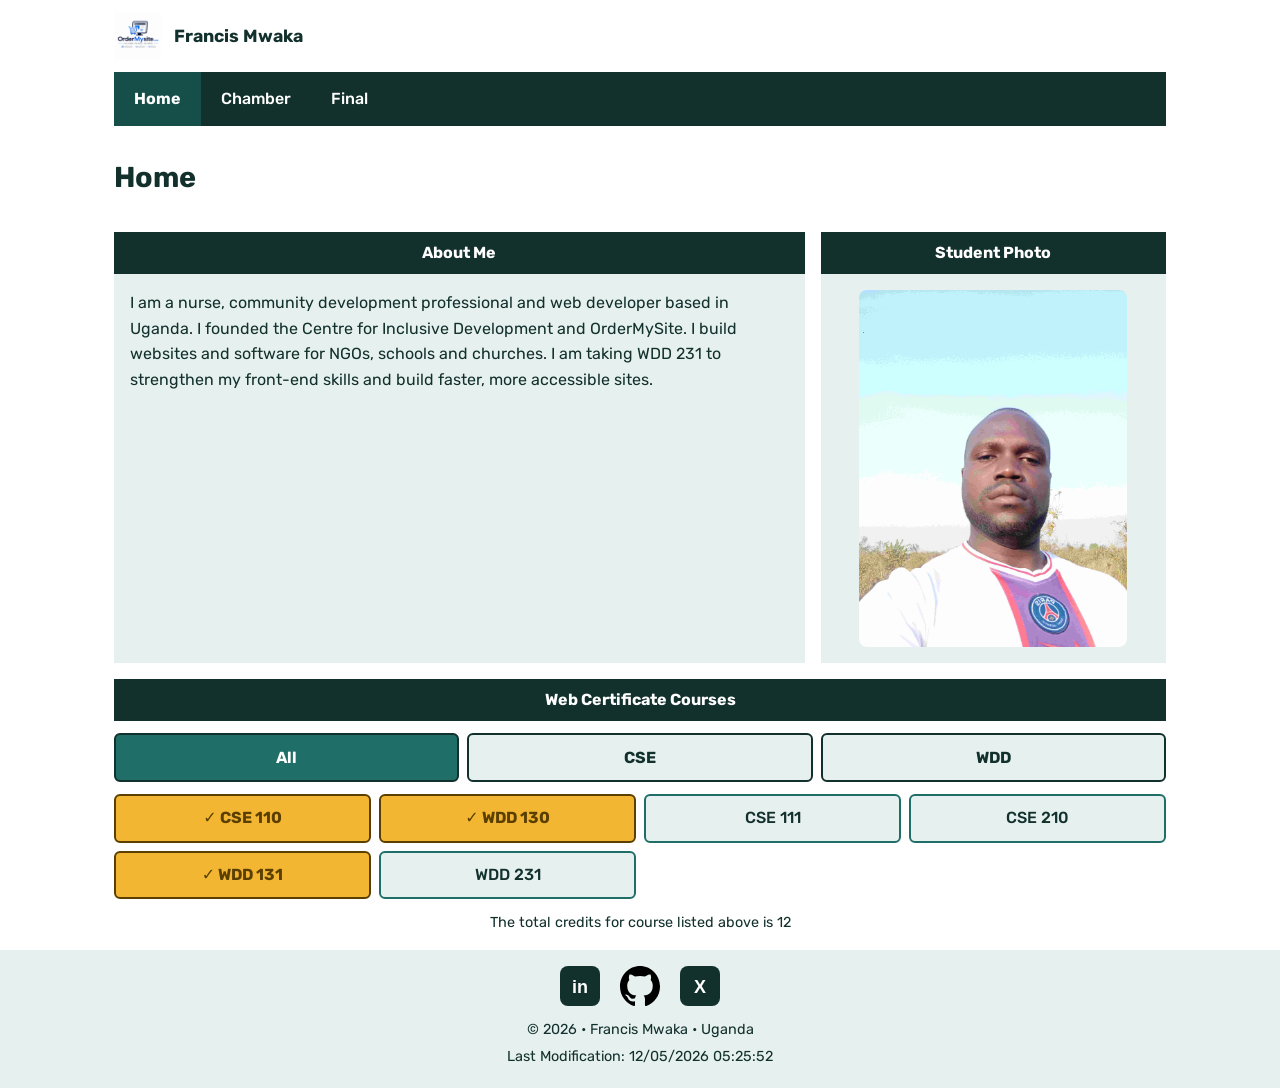
<file: index.html>
<!DOCTYPE html>
<html lang="en">

<head>
  <meta charset="UTF-8">
  <meta name="viewport" content="width=device-width, initial-scale=1">
  <title>Home | Francis Mwaka | WDD 231</title>
  <meta name="description"
    content="Course home page for Francis Mwaka K'naan: about me and the Web and Computer Programming certificate courses.">
  <meta name="author" content="Francis Mwaka">
  <meta property="og:type" content="website">
  <meta property="og:title" content="Home | Francis Mwaka | WDD 231">
  <meta property="og:description"
    content="Course home page for Francis Mwaka K'naan: about me and the Web and Computer Programming certificate courses.">
  <meta property="og:image" content="https://francis25695.github.io/wdd231/images/preview.jpg">
  <meta property="og:image:alt" content="Francis Mwaka course home page">
  <meta property="og:url" content="https://francis25695.github.io/wdd231/">
  <meta property="og:image:width" content="1200">
  <meta property="og:image:height" content="630">
  <link rel="preconnect" href="https://fonts.googleapis.com">
  <link rel="preconnect" href="https://fonts.gstatic.com" crossorigin>
  <link href="https://fonts.googleapis.com/css2?family=Rubik:wght@400;500;700&display=swap" rel="stylesheet">
  <link rel="stylesheet" href="styles/small.css">
  <link rel="stylesheet" href="styles/larger.css">
  <script src="scripts/navigation.js" defer></script>
  <script src="scripts/date.js" defer></script>
  <script src="scripts/course.js" defer></script>
  <link rel="icon" href="favicon.ico" type="image/x-icon">
</head>

<body>
  <header>
    <div class="brand">
      <img src="images/logo-icon.png" alt="" width="48" height="48">
      <span class="site-name">Francis Mwaka</span>
    </div>
    <button id="menu-button" aria-expanded="false" aria-controls="primary-nav"
      aria-label="Toggle navigation menu">☰</button>
    <nav id="primary-nav" aria-label="Main">
      <ul>
        <li><a href="index.html" class="active" aria-current="page">Home</a></li>
        <li><a href="chamber/index.html">Chamber</a></li>
        <li><a href="final/index.html">Final</a></li>
      </ul>
    </nav>
  </header>

  <main>
    <h1>Home</h1>

    <section class="about" aria-labelledby="about-heading">
      <h2 id="about-heading">About Me</h2>
      <p>I am a nurse, community development professional and web developer based in Uganda. I founded the Centre for
        Inclusive Development and OrderMySite. I build websites and software for NGOs, schools and churches. I am
        taking WDD 231 to
        strengthen my front-end skills and build faster, more accessible sites.</p>
    </section>

    <section class="photo" aria-labelledby="photo-heading">
      <h2 id="photo-heading">Student Photo</h2>
      <img src="images/francis-mwaka.jpg" alt="Portrait of Francis Mwaka" width="300" height="300">
    </section>

    <section class="courses" aria-labelledby="courses-heading">
      <h2 id="courses-heading">Web Certificate Courses</h2>
      <div class="filters" role="group" aria-label="Filter courses">
        <button type="button" data-filter="all" aria-pressed="true">All</button>
        <button type="button" data-filter="CSE" aria-pressed="false">CSE</button>
        <button type="button" data-filter="WDD" aria-pressed="false">WDD</button>
      </div>
      <ul id="course-list"></ul>
      <p id="credits" aria-live="polite"></p>
    </section>
  </main>

  <footer>
    <ul class="social">
      <li><a href="https://www.linkedin.com/in/mwaka-francis-99098b10b" target="_blank" rel="noopener noreferrer"
          aria-label="LinkedIn profile"><img src="images/linkedin.svg" alt="" width="40" height="40"></a></li>
      <li><a href="https://github.com/Francis25695" target="_blank" rel="noopener noreferrer"
          aria-label="GitHub profile"><img src="images/github.svg" alt="" width="40" height="40"></a></li>
      <li><a href="https://x.com/francismwaka99" target="_blank" rel="noopener noreferrer" aria-label="X profile"><img
            src="images/twitter.svg" alt="" width="40" height="40"></a></li>
    </ul>
    <p>&copy; <span id="currentyear"></span> • Francis Mwaka • Uganda</p>
    <p>Last Modification: <span id="lastModified"></span></p>
  </footer>
</body>

</html>
</file>
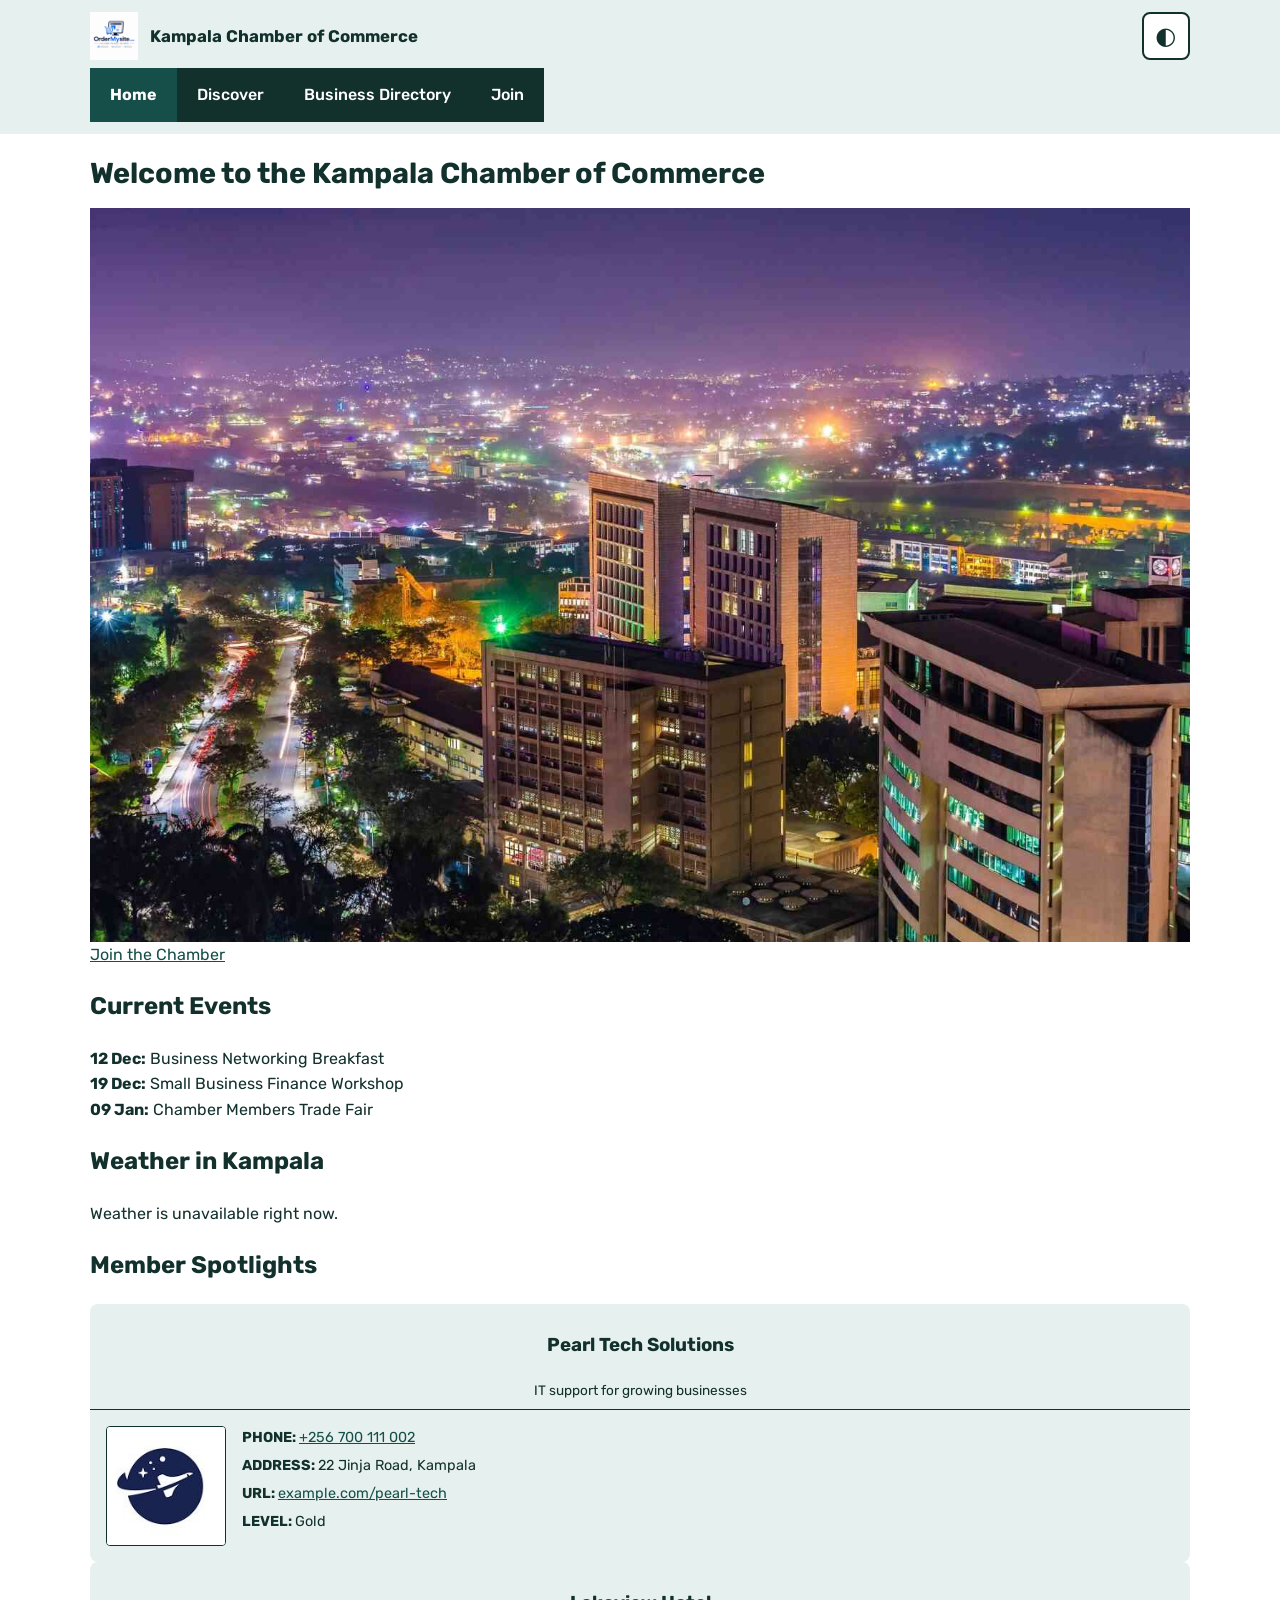
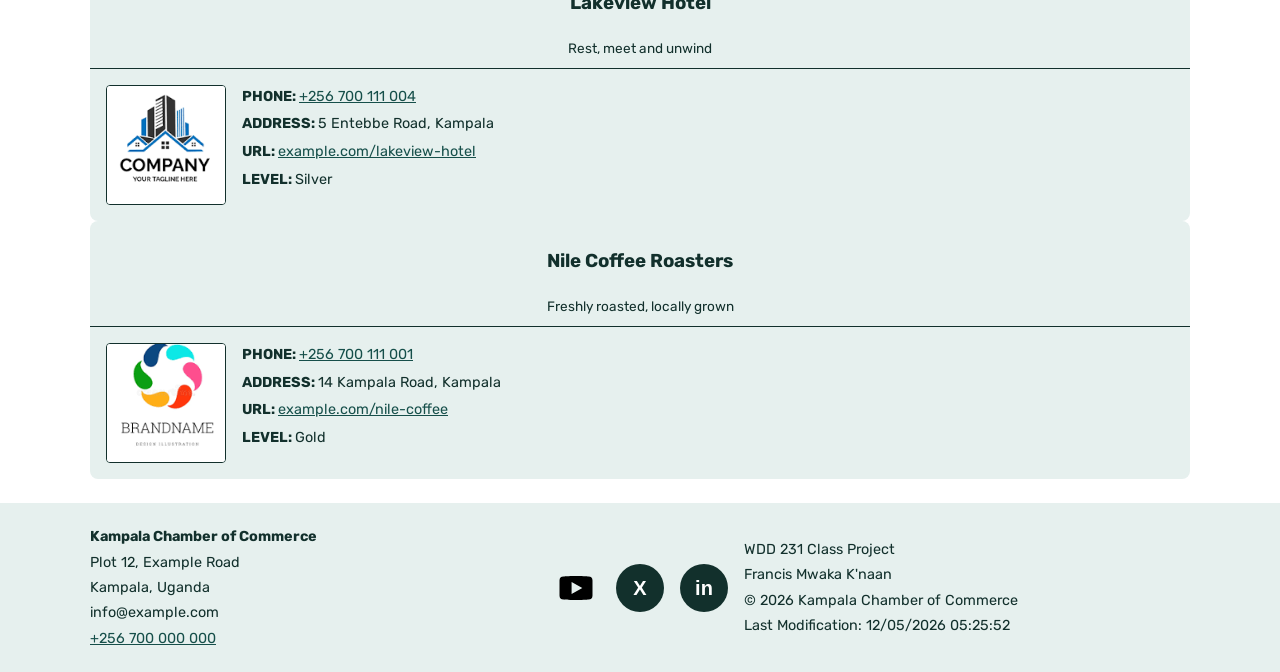
<file: chamber/index.html>
<!DOCTYPE html>
<html lang="en">

<head>
    <meta charset="UTF-8">
    <meta name="viewport" content="width=device-width, initial-scale=1">
    <title>Home | Kampala Chamber of Commerce</title>
    <meta name="description"
        content="Welcome to the Kampala Chamber of Commerce: local events, current weather, member spotlights and how to join our business community.">
    <meta name="author" content="Francis Mwaka K'naan">
    <link rel="icon" href="images/favicon.ico" type="image/ico">

    <meta property="og:type" content="website">
    <meta property="og:title" content="Home | Kampala Chamber of Commerce">
    <meta property="og:description"
        content="Local events, weather, member spotlights and how to join the Kampala Chamber of Commerce.">
    <meta property="og:image" content="https://francis25695.github.io/wdd231/chamber/images/preview.jpg">
    <meta property="og:url" content="https://francis25695.github.io/wdd231/chamber/index.html">

    <link rel="preconnect" href="https://fonts.googleapis.com">
    <link rel="preconnect" href="https://fonts.gstatic.com" crossorigin>
    <link href="https://fonts.googleapis.com/css2?family=Rubik:wght@400;500;700&display=swap" rel="stylesheet">
    <link rel="stylesheet" href="styles/normalize.css">
    <link rel="stylesheet" href="styles/small.css">
    <link rel="stylesheet" href="styles/larger.css">
    <script src="scripts/navigation.js" defer></script>
    <script src="scripts/date.js" defer></script>
    <script src="scripts/weather.js" defer></script>
    <script src="scripts/spotlights.js" defer></script>
</head>

<body>
    <header>
        <div class="brand">
            <img src="images/logo.png" alt="chamber logo" width="48" height="48">
            <span class="site-name">Kampala Chamber of Commerce</span>
        </div>
        <div class="controls">
            <button type="button" id="theme-button" aria-label="Toggle dark mode" aria-pressed="false">◐</button>
            <button type="button" id="menu-button" aria-expanded="false" aria-controls="primary-nav"
                aria-label="Toggle navigation menu">☰</button>
        </div>
        <nav id="primary-nav" aria-label="Main">
            <ul>
                <li><a href="index.html" class="active" aria-current="page">Home</a></li>
                <li><a href="discover.html">Discover</a></li>
                <li><a href="directory.html">Business Directory</a></li>
                <li><a href="join.html">Join</a></li>
            </ul>
        </nav>
    </header>

    <main class="home">
        <h1>Welcome to the Kampala Chamber of Commerce</h1>

        <div class="hero">
            <img src="images/hero.jpg" alt="kambpala Business centre" width="1200" height="500">
            <a href="join.html" class="cta">Join the Chamber</a>
        </div>

        <section class="panel events" aria-labelledby="events-heading">
            <h2 id="events-heading">Current Events</h2>
            <ul class="panel-body events-list">
                <li><strong>12 Dec:</strong> Business Networking Breakfast</li>
                <li><strong>19 Dec:</strong> Small Business Finance Workshop</li>
                <li><strong>09 Jan:</strong> Chamber Members Trade Fair</li>
            </ul>
        </section>

        <section class="panel weather" aria-labelledby="weather-heading">
            <h2 id="weather-heading">Weather in Kampala</h2>
            <div class="panel-body" id="weather" aria-live="polite">
                <p>Loading weather…</p>
            </div>
        </section>

        <section class="spotlights-section" aria-labelledby="spotlight-heading">
            <h2 id="spotlight-heading" class="section-title">Member Spotlights</h2>
            <div id="spotlights"></div>
        </section>
    </main>

    <footer>
        <div class="footer-contact">
            <p><strong>Kampala Chamber of Commerce</strong></p>
            <p>Plot 12, Example Road</p>
            <p>Kampala, Uganda</p>
            <p>info@example.com</p>
            <p><a href="tel:+256700000000">+256 700 000 000</a></p>
        </div>
        <ul class="social">
            <li><a href="https://www.youtube.com/" target="_blank" rel="noopener noreferrer" aria-label="YouTube"><img
                        src="images/youtube.svg" alt="" width="48" height="48"></a></li>
            <li><a href="https://x.com/francismwaka99" target="48" rel="noopener noreferrer" aria-label="X"><img
                        src="images/twitter.svg" alt="" width="48" height="48"></a></li>
            <li><a href="https://www.linkedin.com/in/mwaka-francis-99098b10b" target="_blank" rel="noopener noreferrer"
                    aria-label="LinkedIn"><img src="images/linkedin.svg" alt="" width="48" height="48"></a></li>
        </ul>
        <div class="footer-dev">
            <p>WDD 231 Class Project</p>
            <p>Francis Mwaka K'naan</p>
            <p>&copy; <span id="currentyear"></span> Kampala Chamber of Commerce</p>
            <p>Last Modification: <span id="lastModified"></span></p>
        </div>
    </footer>
</body>

</html>
</file>
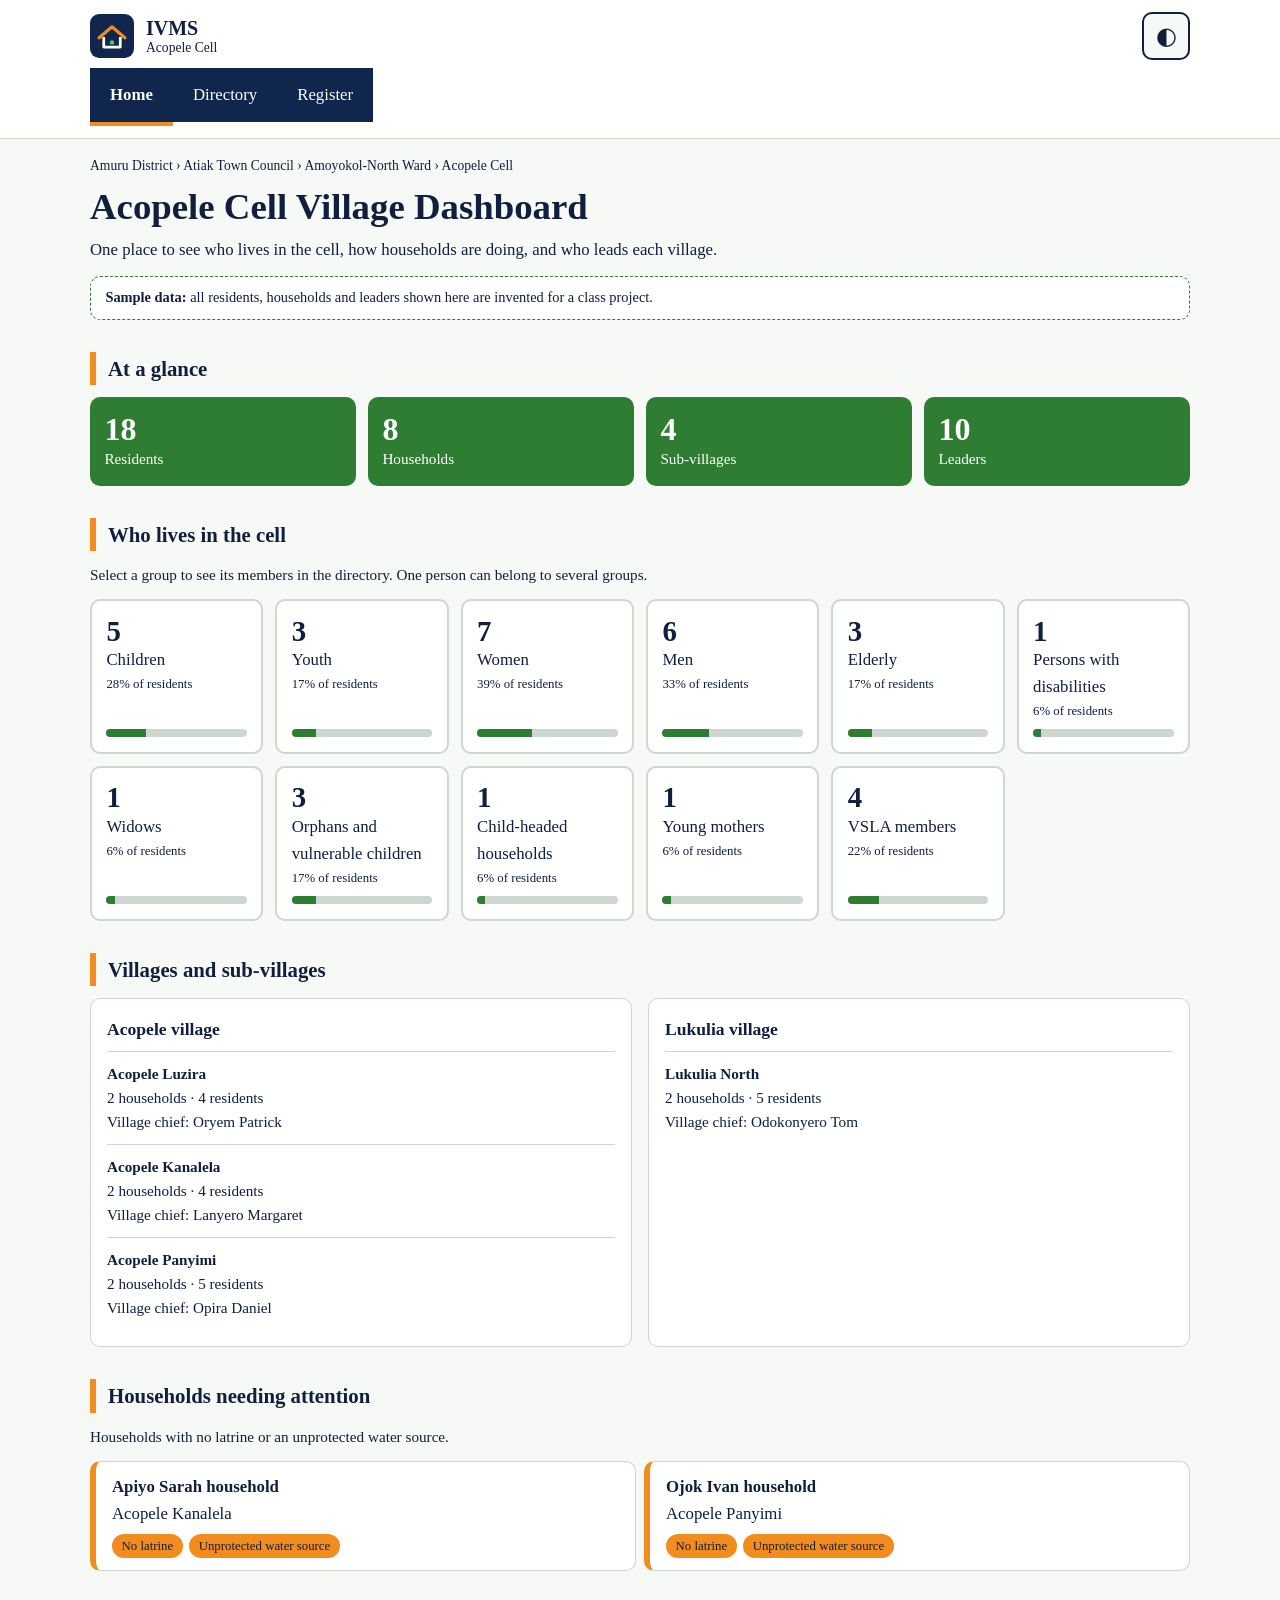
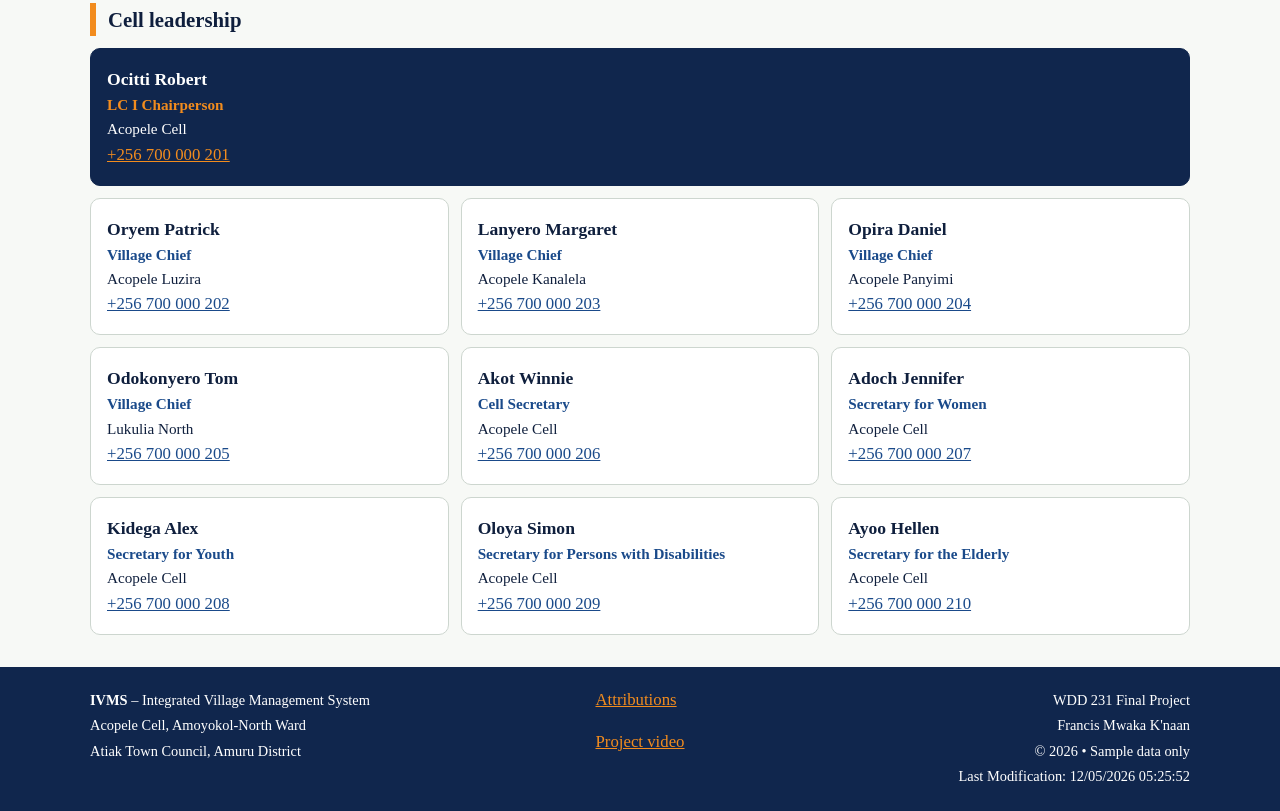
<file: final/index.html>
<!DOCTYPE html>
<html lang="en">

<head>
    <meta charset="UTF-8">
    <meta name="viewport" content="width=device-width, initial-scale=1">
    <title>IVMS Dashboard | Acopele Cell, Atiak Town Council</title>
    <meta name="description"
        content="IVMS is an integrated village management system for Acopele Cell in Atiak Town Council, Amuru District: resident and household records, categories and local leadership.">
    <meta name="author" content="Francis Mwaka K'naan">
    <link rel="icon" href="images/favicon.svg" type="image/svg+xml">

    <meta property="og:type" content="website">
    <meta property="og:title" content="IVMS Dashboard | Acopele Cell">
    <meta property="og:description"
        content="Integrated Village Management System for Acopele Cell, Atiak Town Council, Amuru District.">
    <meta property="og:image" content="https://francis25695.github.io/wdd231/final/images/preview.jpg">
    <meta property="og:url" content="https://francis25695.github.io/wdd231/final/index.html">

    <link rel="stylesheet" href="styles/small.css">
    <link rel="stylesheet" href="styles/larger.css">
    <script type="module" src="scripts/home.js"></script>
</head>

<body>
    <a class="skip-link" href="#main">Skip to main content</a>
    <header>
        <div class="brand">
            <img src="images/logo.svg" alt="" width="44" height="44">
            <div>
                <span class="site-name">IVMS</span>
                <span class="site-sub">Acopele Cell</span>
            </div>
        </div>
        <div class="controls">
            <button type="button" id="theme-button" aria-label="Toggle dark mode" aria-pressed="false">◐</button>
            <button type="button" id="menu-button" aria-expanded="false" aria-controls="primary-nav"
                aria-label="Toggle navigation menu">☰</button>
        </div>
        <nav id="primary-nav" aria-label="Main">
            <ul>
                <li><a href="index.html" class="active" aria-current="page">Home</a></li>
                <li><a href="directory.html">Directory</a></li>
                <li><a href="register.html">Register</a></li>
            </ul>
        </nav>
    </header>

    <main id="main">
        <section class="intro">
            <p class="crumbs">Amuru District › Atiak Town Council › Amoyokol-North Ward › Acopele Cell</p>
            <h1>Acopele Cell Village Dashboard</h1>
            <p class="lead">One place to see who lives in the cell, how households are doing, and who leads each
                village.</p>
            <p class="notice" role="note"><strong>Sample data:</strong> all residents, households and leaders shown
                here are invented for a class project.</p>
        </section>

        <p id="load-error" role="alert" hidden>Sorry, the village data could not be loaded. Please try again later.</p>

        <section aria-labelledby="totals-heading">
            <h2 id="totals-heading">At a glance</h2>
            <ul id="totals" class="totals"></ul>
        </section>

        <section aria-labelledby="categories-heading">
            <h2 id="categories-heading">Who lives in the cell</h2>
            <p class="hint">Select a group to see its members in the directory. One person can belong to several
                groups.</p>
            <ul id="categories" class="categories"></ul>
        </section>

        <section aria-labelledby="areas-heading">
            <h2 id="areas-heading">Villages and sub-villages</h2>
            <div id="areas" class="areas"></div>
        </section>

        <section aria-labelledby="attention-heading">
            <h2 id="attention-heading">Households needing attention</h2>
            <p class="hint">Households with no latrine or an unprotected water source.</p>
            <ul id="attention" class="attention"></ul>
        </section>

        <section aria-labelledby="leadership-heading">
            <h2 id="leadership-heading">Cell leadership</h2>
            <ul id="leadership" class="leaders"></ul>
        </section>
    </main>

    <footer>
        <div class="footer-about">
            <p><strong>IVMS</strong> – Integrated Village Management System</p>
            <p>Acopele Cell, Amoyokol-North Ward</p>
            <p>Atiak Town Council, Amuru District</p>
        </div>
        <ul class="footer-links">
            <li><a href="attributions.html">Attributions</a></li>
            <li><a href="https://www.youtube.com/" target="_blank" rel="noopener noreferrer">Project video</a></li>
        </ul>
        <div class="footer-dev">
            <p>WDD 231 Final Project</p>
            <p>Francis Mwaka K'naan</p>
            <p>&copy; <span id="currentyear"></span> • Sample data only</p>
            <p>Last Modification: <span id="lastModified"></span></p>
        </div>
    </footer>
</body>

</html>
</file>
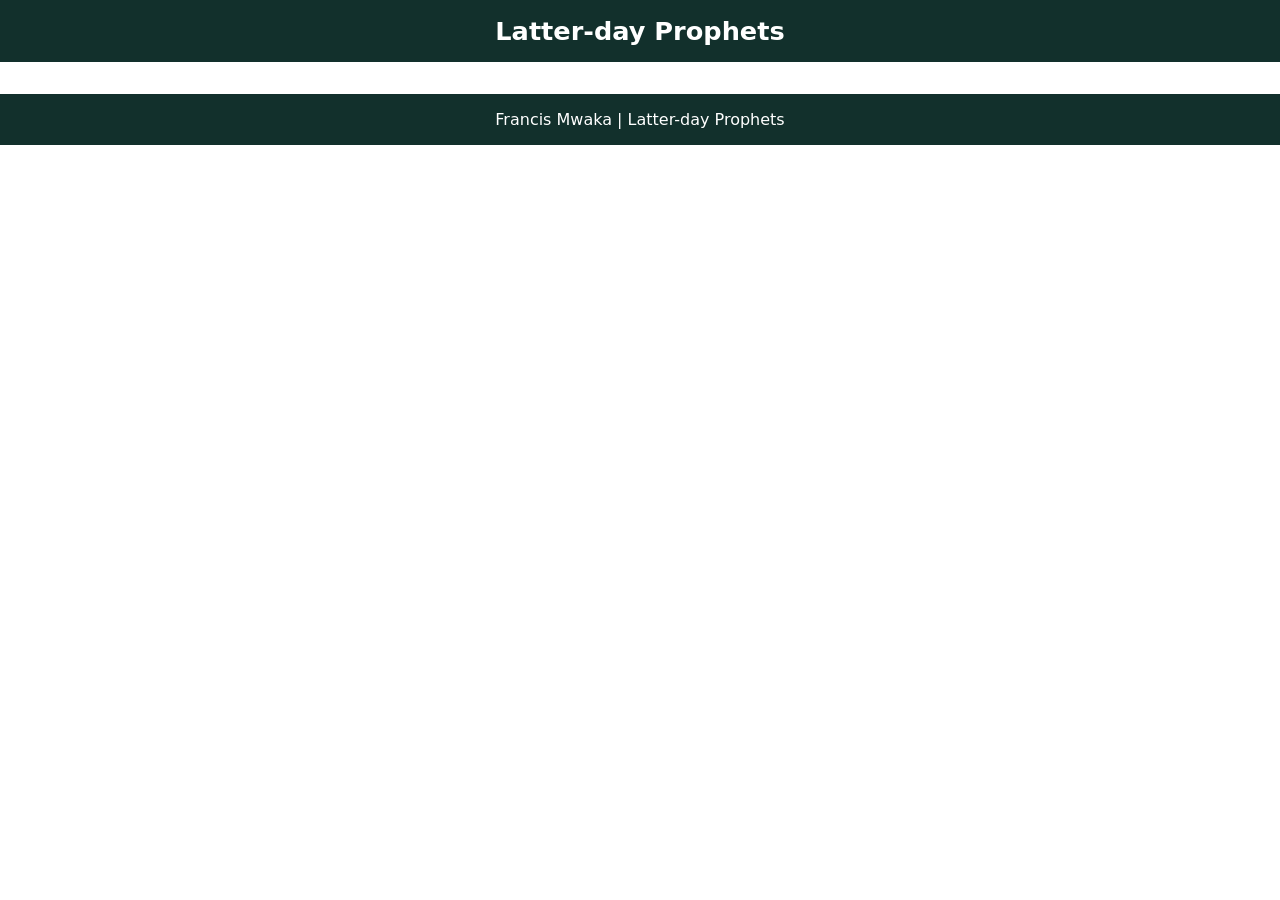
<file: prophets.html>
<!DOCTYPE html>
<html lang="en">

<head>
    <meta charset="UTF-8">
    <meta name="viewport" content="width=device-width, initial-scale=1.0">
    <meta name="description" content="Latter-Day Prophets">
    <title>Prophets | Latter-Day | Francis Mwaka</title>
    <link rel="stylesheet" href="styles/prophets.css">
    <script src="scripts/prophets.js" defer></script>
</head>

<body>
    <header>
        <h1>Latter-day Prophets</h1>
    </header>
    <main>
        <div id="cards"></div>
    </main>
    <footer>
        Francis Mwaka | Latter-day Prophets
    </footer>
</body>

</html>
</file>
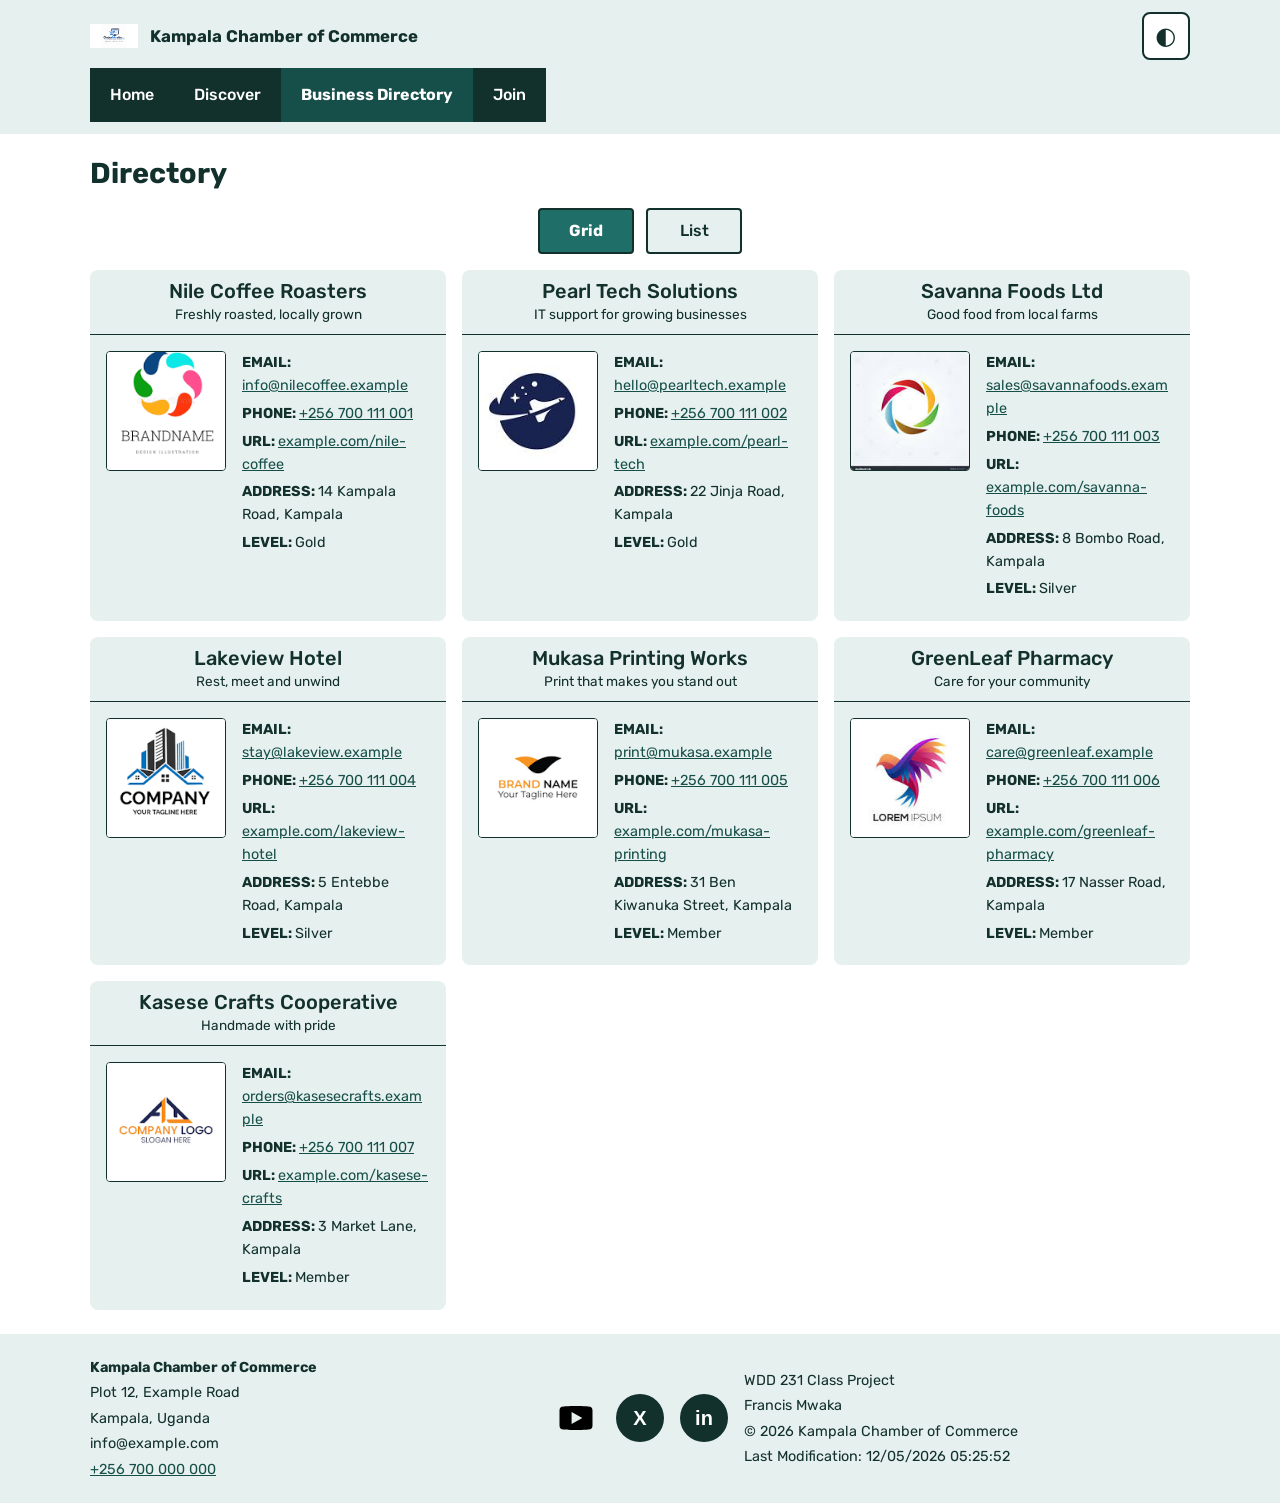
<file: chamber/directory.html>
<!DOCTYPE html>
<html lang="en">

<head>
    <meta charset="UTF-8">
    <meta name="viewport" content="width=device-width, initial-scale=1">
    <title>Business Directory | Kampala Chamber of Commerce</title>
    <meta name="description"
        content="Browse the business directory of the Kampala Chamber of Commerce: local member businesses, contact details and membership levels.">
    <meta name="author" content="Francis Mwaka">
    <link rel="icon" href="images/favicon.ico" type="image/ico">

    <meta property="og:type" content="website">
    <meta property="og:title" content="Business Directory | Kampala Chamber of Commerce">
    <meta property="og:description" content="Browse the business directory of the Kampala Chamber of Commerce.">
    <meta property="og:image" content="https://francis25695.github.io/wdd231/chamber/images/preview.jpg">
    <meta property="og:url" content="https://francis25695.github.io/wdd231/chamber/directory.html">

    <link rel="preconnect" href="https://fonts.googleapis.com">
    <link rel="preconnect" href="https://fonts.gstatic.com" crossorigin>
    <link href="https://fonts.googleapis.com/css2?family=Rubik:wght@400;500;700&display=swap" rel="stylesheet">
    <link rel="stylesheet" href="styles/normalize.css">
    <link rel="stylesheet" href="styles/small.css">
    <link rel="stylesheet" href="styles/larger.css">
    <script src="scripts/navigation.js" defer></script>
    <script src="scripts/date.js" defer></script>
    <script src="scripts/directory.js" defer></script>
</head>

<body>
    <header>
        <div class="brand">
            <img src="images/preview.jpg" alt="" width="48" height="48">
            <span class="site-name">Kampala Chamber of Commerce</span>
        </div>
        <div class="controls">
            <button type="button" id="theme-button" aria-label="Toggle dark mode" aria-pressed="false">◐</button>
            <button type="button" id="menu-button" aria-expanded="false" aria-controls="primary-nav"
                aria-label="Toggle navigation menu">☰</button>
        </div>
        <nav id="primary-nav" aria-label="Main">
            <ul>
                <li><a href="index.html">Home</a></li>
                <li><a href="discover.html">Discover</a></li>
                <li><a href="directory.html" class="active" aria-current="page">Business Directory</a></li>
                <li><a href="join.html">Join</a></li>
            </ul>
        </nav>
    </header>

    <main>
        <h1>Directory</h1>
        <div class="view-toggle" role="group" aria-label="Choose directory layout">
            <button type="button" id="grid-btn" aria-pressed="true">Grid</button>
            <button type="button" id="list-btn" aria-pressed="false">List</button>
        </div>
        <div id="members" class="grid"></div>
    </main>

    <footer>
        <div class="footer-contact">
            <p><strong>Kampala Chamber of Commerce</strong></p>
            <p>Plot 12, Example Road</p>
            <p>Kampala, Uganda</p>
            <p>info@example.com</p>
            <p><a href="tel:+256700000000">+256 700 000 000</a></p>
        </div>
        <ul class="social">
            <li><a href="https://www.youtube.com/" target="_blank" rel="noopener noreferrer" aria-label="YouTube"><img
                        src="images/youtube.svg" alt="" width="48" height="48"></a></li>
            <li><a href="https://x.com/francismwaka99" target="_blank" rel="noopener noreferrer" aria-label="X"><img
                        src="images/twitter.svg" alt="" width="48" height="48"></a></li>
            <li><a href="https://www.linkedin.com/in/mwaka-francis-99098b10b" target="_blank" rel="noopener noreferrer"
                    aria-label="LinkedIn"><img src="images/linkedin.svg" alt="" width="48" height="48"></a></li>
        </ul>
        <div class="footer-dev">
            <p>WDD 231 Class Project</p>
            <p>Francis Mwaka</p>
            <p>&copy; <span id="currentyear"></span> Kampala Chamber of Commerce</p>
            <p>Last Modification: <span id="lastModified"></span></p>
        </div>
    </footer>
</body>

</html>
</file>
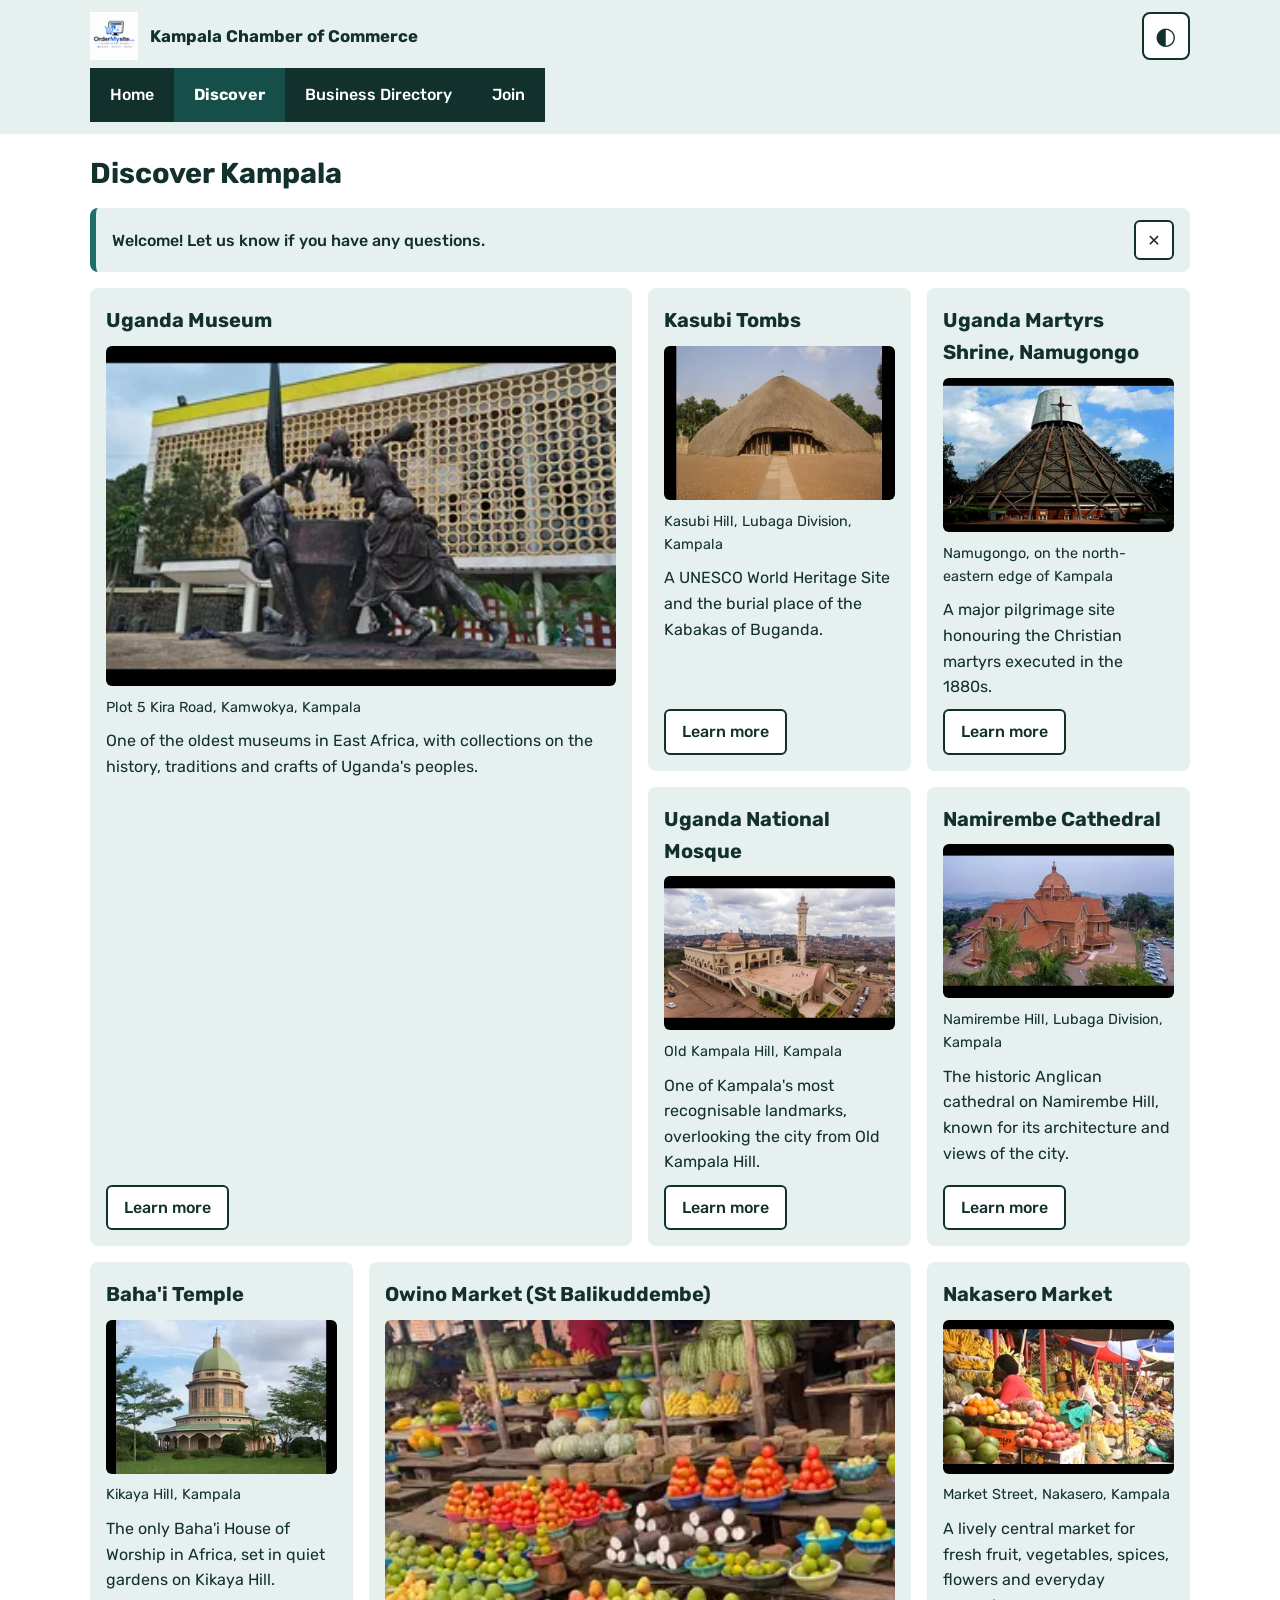
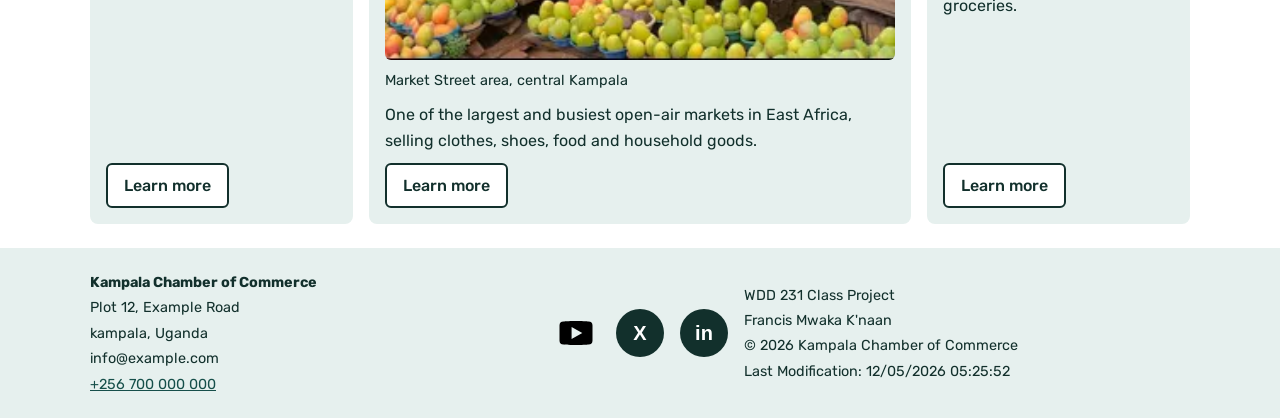
<file: chamber/discover.html>
<!DOCTYPE html>
<html lang="en">

<head>
    <meta charset="UTF-8">
    <meta name="viewport" content="width=device-width, initial-scale=1">
    <title>Discover Kampala | Kampala Chamber of Commerce</title>
    <meta name="description"
        content="Discover eight places of interest in Kampala, from historic landmarks and sacred sites to busy markets, and see what the city offers visitors and businesses.">
    <meta name="author" content="Francis Mwaka K'naan">
    <link rel="icon" href="images/favicon.ico" type="image/svg+xml">

    <meta property="og:type" content="website">
    <meta property="og:title" content="Discover Kampala | Kampala Chamber of Commerce">
    <meta property="og:description" content="Eight places of interest in Kampala for visitors and businesses.">
    <meta property="og:image" content="https://francis25695.github.io/wdd231/chamber/images/preview.jpg">
    <meta property="og:url" content="https://francis25695.github.io/wdd231/chamber/discover.html">

    <link rel="preconnect" href="https://fonts.googleapis.com">
    <link rel="preconnect" href="https://fonts.gstatic.com" crossorigin>
    <link href="https://fonts.googleapis.com/css2?family=Rubik:wght@400;500;700&display=swap" rel="stylesheet">
    <link rel="stylesheet" href="styles/normalize.css">
    <link rel="stylesheet" href="styles/small.css">
    <link rel="stylesheet" href="styles/larger.css">
    <script src="scripts/navigation.js" defer></script>
    <script src="scripts/date.js" defer></script>
    <script type="module" src="scripts/discover.js"></script>
</head>

<body>
    <header>
        <div class="brand">
            <img src="images/logo.png" alt="chamber logo" width="48" height="48">
            <span class="site-name">Kampala Chamber of Commerce</span>
        </div>
        <div class="controls">
            <button type="button" id="theme-button" aria-label="Toggle dark mode" aria-pressed="false">◐</button>
            <button type="button" id="menu-button" aria-expanded="false" aria-controls="primary-nav"
                aria-label="Toggle navigation menu">☰</button>
        </div>
        <nav id="primary-nav" aria-label="Main">
            <ul>
                <li><a href="index.html">Home</a></li>
                <li><a href="discover.html" class="active" aria-current="page">Discover</a></li>
                <li><a href="directory.html">Business Directory</a></li>
                <li><a href="join.html">Join</a></li>
            </ul>
        </nav>
    </header>

    <main class="discover">
        <h1>Discover Kampala</h1>

        <div id="gallery" class="gallery">
            <div id="visit" class="visit" role="status">
                <p id="visit-text"></p>
                <button type="button" id="visit-close" aria-label="Close visit message">✕</button>
            </div>
        </div>

        <dialog id="place-dialog" aria-labelledby="place-dialog-title">
            <div id="place-dialog-body" class="modal-inner"></div>
        </dialog>
    </main>

    <footer>
        <div class="footer-contact">
            <p><strong>Kampala Chamber of Commerce</strong></p>
            <p>Plot 12, Example Road</p>
            <p>kampala, Uganda</p>
            <p>info@example.com</p>
            <p><a href="tel:+256700000000">+256 700 000 000</a></p>
        </div>
        <ul class="social">
            <li><a href="https://www.youtube.com/" target="_blank" rel="noopener noreferrer" aria-label="YouTube"><img
                        src="images/youtube.svg" alt="" width="48" height="48"></a></li>
            <li><a href="https://x.com/francismwaka99" target="_blank" rel="noopener noreferrer" aria-label="X"><img
                        src="images/twitter.svg" alt="" width="48" height="48"></a></li>
            <li><a href="https://www.linkedin.com/in/mwaka-francis-99098b10b" target="_blank" rel="noopener noreferrer"
                    aria-label="LinkedIn"><img src="images/linkedin.svg" alt="" width="48" height="48"></a></li>
        </ul>
        <div class="footer-dev">
            <p>WDD 231 Class Project</p>
            <p>Francis Mwaka K'naan</p>
            <p>&copy; <span id="currentyear"></span> Kampala Chamber of Commerce</p>
            <p>Last Modification: <span id="lastModified"></span></p>
        </div>
    </footer>
</body>

</html>
</file>
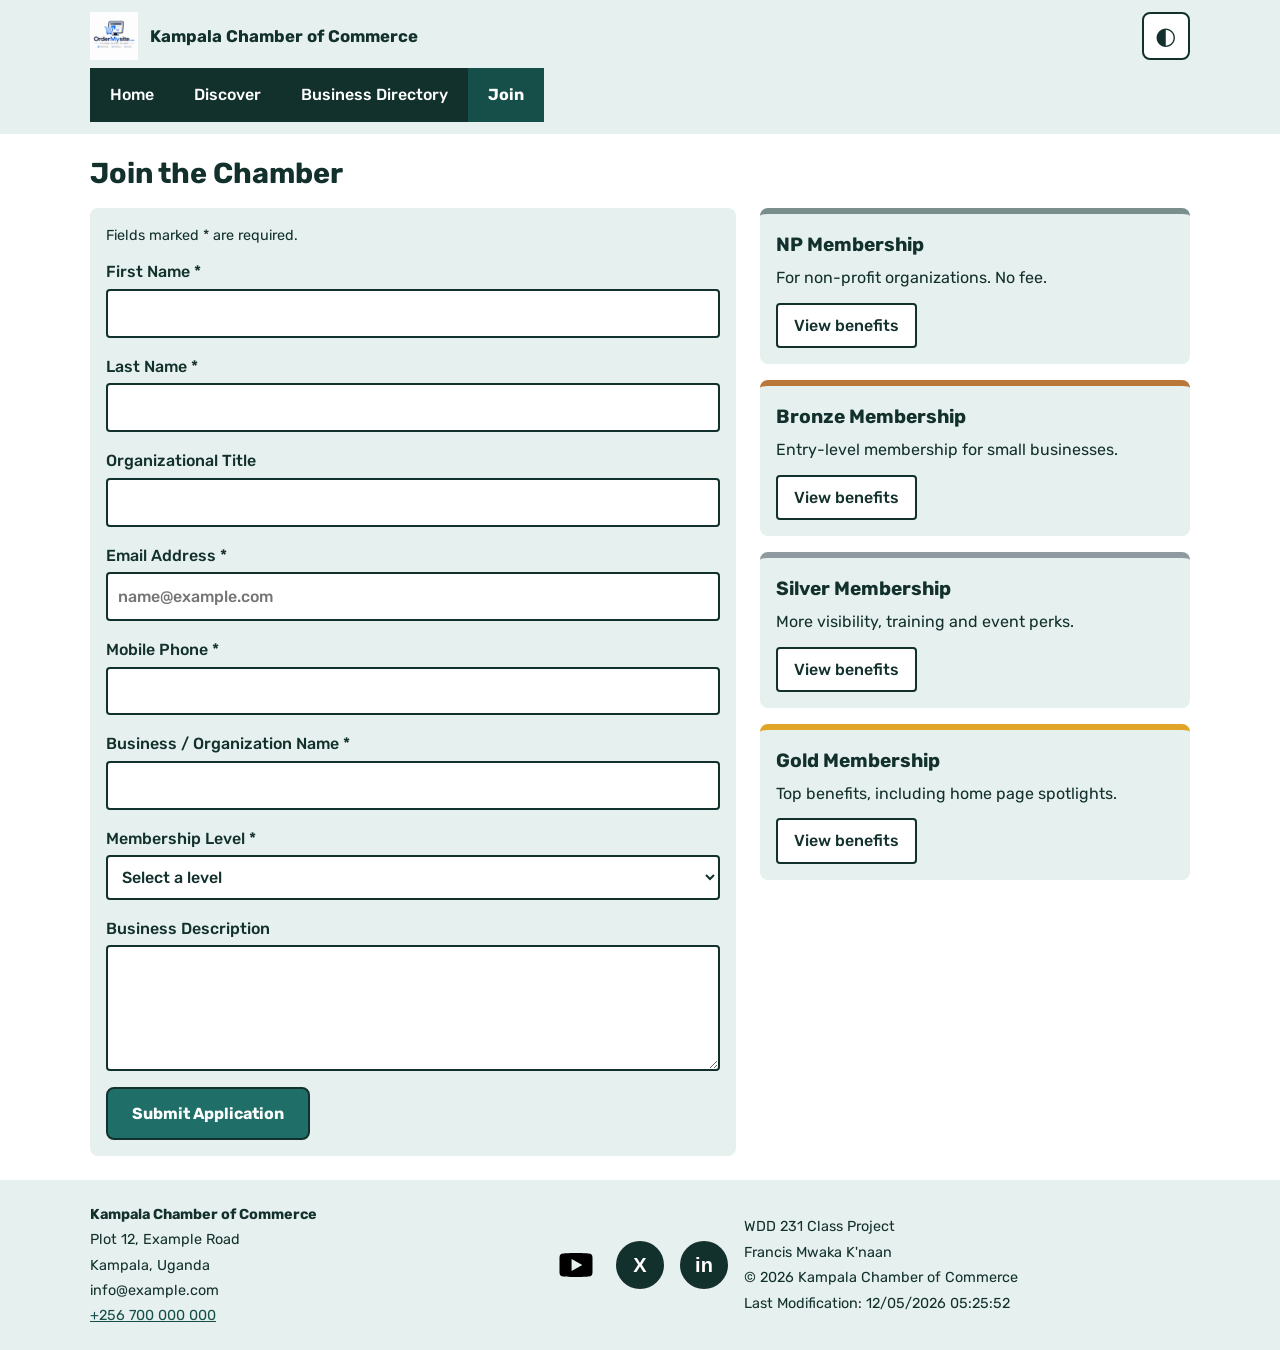
<file: chamber/join.html>
<!DOCTYPE html>
<html lang="en">

<head>
    <meta charset="UTF-8">
    <meta name="viewport" content="width=device-width, initial-scale=1">
    <title>Join | Kampala Chamber of Commerce</title>
    <meta name="description"
        content="Apply to join the Kampala Chamber of Commerce. Compare NP, Bronze, Silver and Gold membership levels and submit your application.">
    <meta name="author" content="Francis Mwaka K'naan">
    <link rel="icon" href="images/favicon.ico" type="image/svg+xml">
    <meta property="og:type" content="website">
    <meta property="og:title" content="Join the Kampala Chamber of Commerce">
    <meta property="og:description" content="Apply to join the Kampala Chamber of Commerce and compare NP, Bronze, Silver and Gold membership levels.">
    <meta property="og:image" content="https://francis25695.github.io/wdd231/chamber/images/preview.jpg">
    <meta property="og:url" content="https://francis25695.github.io/wdd231/chamber/join.html">
    <link rel="preconnect" href="https://fonts.googleapis.com">
    <link rel="preconnect" href="https://fonts.gstatic.com" crossorigin>
    <link href="https://fonts.googleapis.com/css2?family=Rubik:wght@400;500;700&display=swap" rel="stylesheet">
    <link rel="stylesheet" href="styles/normalize.css">
    <link rel="stylesheet" href="styles/small.css">
    <link rel="stylesheet" href="styles/larger.css">
    <script src="scripts/navigation.js" defer></script>
    <script src="scripts/date.js" defer></script>
    <script src="scripts/join.js" defer></script>
</head>

<body>
    <header>
        <div class="brand">
            <img src="images/logo.png" alt="" width="48" height="48">
            <span class="site-name">Kampala Chamber of Commerce</span>
        </div>
        <div class="controls">
            <button type="button" id="theme-button" aria-label="Toggle dark mode" aria-pressed="false">◐</button>
            <button type="button" id="menu-button" aria-expanded="false" aria-controls="primary-nav"
                aria-label="Toggle navigation menu">☰</button>
        </div>
        <nav id="primary-nav" aria-label="Main">
            <ul>
                <li><a href="index.html">Home</a></li>
                <li><a href="discover.html">Discover</a></li>
                <li><a href="directory.html">Business Directory</a></li>
                <li><a href="join.html" class="active" aria-current="page">Join</a></li>
            </ul>
        </nav>
    </header>

    <main>
        <h1>Join the Chamber</h1>

        <div class="join-layout">
            <form action="thankyou.html" method="get" class="join-form">
                <p class="required-note">Fields marked * are required.</p>

                <label>First Name *
                    <input type="text" name="fname" title="Enter your first name" autocomplete="given-name" required>
                </label>

                <label>Last Name *
                    <input type="text" name="lname" title="Enter your last name" autocomplete="family-name" required>
                </label>

                <label>Organizational Title
                    <input type="text" name="orgtitle" autocomplete="organization-title"
                        pattern="[A-Za-z\- ]{7,}"
                        title="At least 7 characters. Letters, hyphens and spaces only.">
                </label>

                <label>Email Address *
                    <input type="email" name="email" title="Enter a valid email address"
                        placeholder="name@example.com" autocomplete="email" required>
                </label>

                <label>Mobile Phone *
                    <input type="tel" name="phone" title="Enter your mobile phone number" autocomplete="tel" required>
                </label>

                <label>Business / Organization Name *
                    <input type="text" name="organization" title="Enter your business or organization name"
                        autocomplete="organization" required>
                </label>

                <label>Membership Level *
                    <select name="level" title="Choose a membership level" required>
                        <option value="" selected disabled>Select a level</option>
                        <option value="np">NP Membership (Non-Profit)</option>
                        <option value="bronze">Bronze Membership</option>
                        <option value="silver">Silver Membership</option>
                        <option value="gold">Gold Membership</option>
                    </select>
                </label>

                <label>Business Description
                    <textarea name="description" rows="4" title="Briefly describe your business or organization"></textarea>
                </label>

                <input type="hidden" name="timestamp" id="timestamp">

                <input type="submit" value="Submit Application" class="submit-btn">
            </form>

            <div class="levels" role="group" aria-label="Membership levels">
                <section class="level-card level-np">
                    <h2>NP Membership</h2>
                    <p>For non-profit organizations. No fee.</p>
                    <button type="button" data-modal="modal-np">View benefits</button>
                </section>
                <section class="level-card level-bronze">
                    <h2>Bronze Membership</h2>
                    <p>Entry-level membership for small businesses.</p>
                    <button type="button" data-modal="modal-bronze">View benefits</button>
                </section>
                <section class="level-card level-silver">
                    <h2>Silver Membership</h2>
                    <p>More visibility, training and event perks.</p>
                    <button type="button" data-modal="modal-silver">View benefits</button>
                </section>
                <section class="level-card level-gold">
                    <h2>Gold Membership</h2>
                    <p>Top benefits, including home page spotlights.</p>
                    <button type="button" data-modal="modal-gold">View benefits</button>
                </section>
            </div>
        </div>

        <dialog id="modal-np" aria-labelledby="title-np">
            <div class="modal-inner">
                <h2 id="title-np">NP Membership</h2>
                <p><strong>Fee:</strong> Free</p>
                <ul>
                    <li>Directory listing</li>
                    <li>Chamber newsletter</li>
                    <li>Access to community networking events</li>
                </ul>
                <button type="button" class="close-modal">Close</button>
            </div>
        </dialog>

        <dialog id="modal-bronze" aria-labelledby="title-bronze">
            <div class="modal-inner">
                <h2 id="title-bronze">Bronze Membership</h2>
                <p><strong>Fee:</strong> UGX 100,000 per year</p>
                <ul>
                    <li>Everything in NP</li>
                    <li>Discounted event tickets</li>
                    <li>Quarterly business workshops</li>
                </ul>
                <button type="button" class="close-modal">Close</button>
            </div>
        </dialog>

        <dialog id="modal-silver" aria-labelledby="title-silver">
            <div class="modal-inner">
                <h2 id="title-silver">Silver Membership</h2>
                <p><strong>Fee:</strong> UGX 250,000 per year</p>
                <ul>
                    <li>Everything in Bronze</li>
                    <li>Eligible for home page spotlights</li>
                    <li>Social media promotion</li>
                    <li>Free training sessions</li>
                </ul>
                <button type="button" class="close-modal">Close</button>
            </div>
        </dialog>

        <dialog id="modal-gold" aria-labelledby="title-gold">
            <div class="modal-inner">
                <h2 id="title-gold">Gold Membership</h2>
                <p><strong>Fee:</strong> UGX 500,000 per year</p>
                <ul>
                    <li>Everything in Silver</li>
                    <li>Priority home page spotlight placement</li>
                    <li>Sponsorship and advertising opportunities</li>
                    <li>Free tickets to chamber luncheons</li>
                </ul>
                <button type="button" class="close-modal">Close</button>
            </div>
        </dialog>
    </main>

    <footer>
        <div class="footer-contact">
            <p><strong>Kampala Chamber of Commerce</strong></p>
            <p>Plot 12, Example Road</p>
            <p>Kampala, Uganda</p>
            <p>info@example.com</p>
            <p><a href="tel:+256700000000">+256 700 000 000</a></p>
        </div>
        <ul class="social">
            <li><a href="https://www.youtube.com/" target="_blank" rel="noopener noreferrer" aria-label="YouTube"><img
                        src="images/youtube.svg" alt="" width="48" height="48"></a></li>
            <li><a href="https://x.com/francismwaka99" target="_blank" rel="noopener noreferrer" aria-label="X"><img
                        src="images/twitter.svg" alt="" width="48" height="48"></a></li>
            <li><a href="https://www.linkedin.com/in/mwaka-francis-99098b10b" target="_blank" rel="noopener noreferrer"
                    aria-label="LinkedIn"><img src="images/linkedin.svg" alt="" width="48" height="48"></a></li>
        </ul>
        <div class="footer-dev">
            <p>WDD 231 Class Project</p>
            <p>Francis Mwaka K'naan</p>
            <p>&copy; <span id="currentyear"></span> Kampala Chamber of Commerce</p>
            <p>Last Modification: <span id="lastModified"></span></p>
        </div>
    </footer>
</body>

</html>
</file>
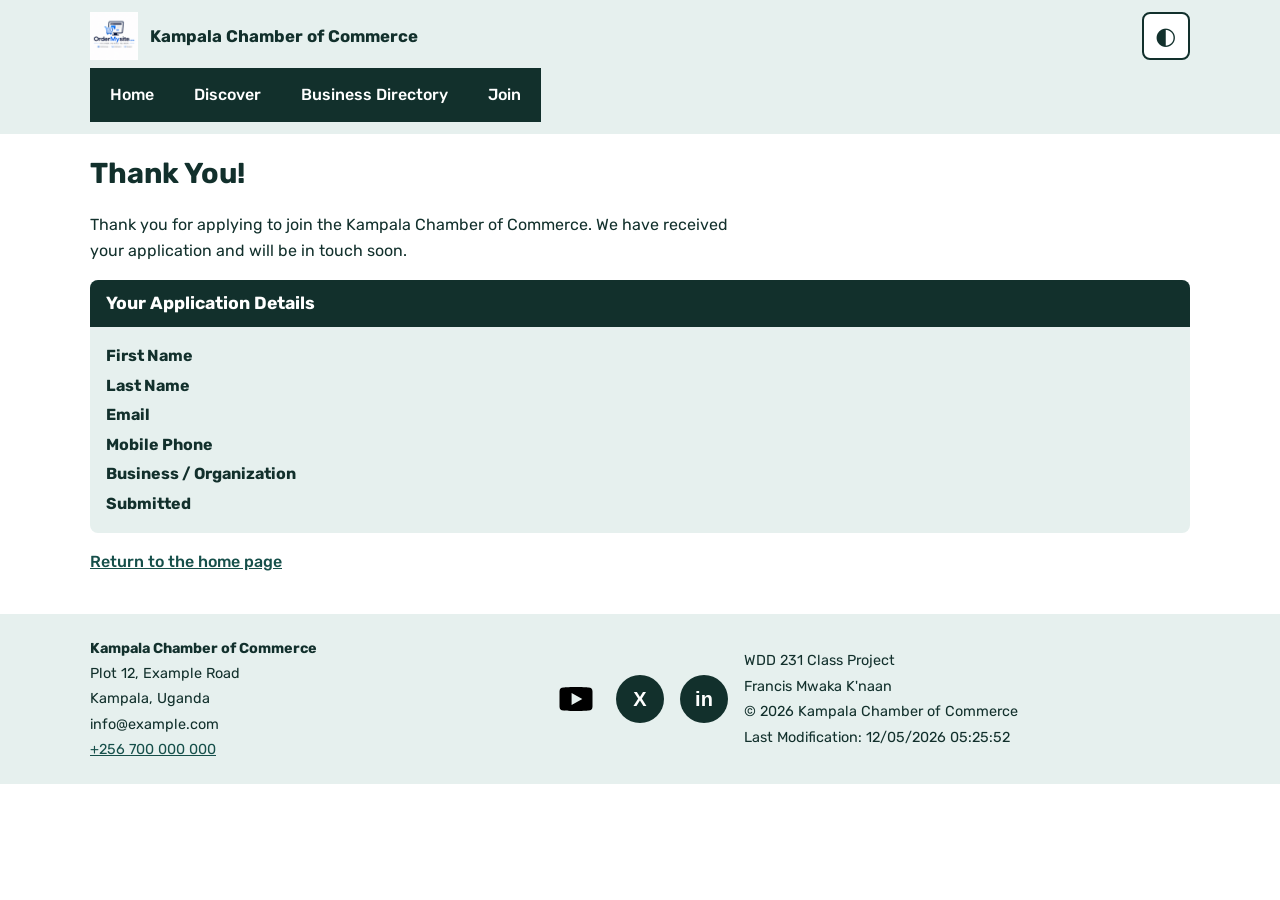
<file: chamber/thankyou.html>
<!DOCTYPE html>
<html lang="en">

<head>
    <meta charset="UTF-8">
    <meta name="viewport" content="width=device-width, initial-scale=1">
    <title>Thank You | Kampala Chamber of Commerce</title>
    <meta name="description" content="Thank you for applying to join the Kampala Chamber of Commerce.">
    <meta name="author" content="Francis Mwaka K'naan">
    <link rel="icon" href="images/favicon.ico" type="image/svg+xml">
    <meta property="og:type" content="website">
    <meta property="og:title" content="Thank You | Kampala Chamber of Commerce">
    <meta property="og:description" content="Thank you for applying to join the Kampala Chamber of Commerce. We will be in touch soon.">
    <meta property="og:image" content="https://francis25695.github.io/wdd231/chamber/images/preview.jpg">
    <meta property="og:url" content="https://francis25695.github.io/wdd231/chamber/thankyou.html">
    <link rel="preconnect" href="https://fonts.googleapis.com">
    <link rel="preconnect" href="https://fonts.gstatic.com" crossorigin>
    <link href="https://fonts.googleapis.com/css2?family=Rubik:wght@400;500;700&display=swap" rel="stylesheet">
    <link rel="stylesheet" href="styles/normalize.css">
    <link rel="stylesheet" href="styles/small.css">
    <link rel="stylesheet" href="styles/larger.css">
    <script src="scripts/navigation.js" defer></script>
    <script src="scripts/date.js" defer></script>
    <script src="scripts/thankyou.js" defer></script>
</head>

<body>
    <header>
        <div class="brand">
            <img src="images/logo.png" alt="" width="48" height="48">
            <span class="site-name">Kampala Chamber of Commerce</span>
        </div>
        <div class="controls">
            <button type="button" id="theme-button" aria-label="Toggle dark mode" aria-pressed="false">◐</button>
            <button type="button" id="menu-button" aria-expanded="false" aria-controls="primary-nav"
                aria-label="Toggle navigation menu">☰</button>
        </div>
        <nav id="primary-nav" aria-label="Main">
            <ul>
                <li><a href="index.html">Home</a></li>
                <li><a href="discover.html">Discover</a></li>
                <li><a href="directory.html">Business Directory</a></li>
                <li><a href="join.html">Join</a></li>
            </ul>
        </nav>
    </header>

    <main>
        <h1>Thank You!</h1>
        <p class="thanks-intro">Thank you for applying to join the Kampala Chamber of Commerce. We have received your
            application and will be in touch soon.</p>

        <section class="summary" aria-labelledby="summary-heading">
            <h2 id="summary-heading">Your Application Details</h2>
            <dl>
                <dt>First Name</dt>
                <dd id="out-fname"></dd>
                <dt>Last Name</dt>
                <dd id="out-lname"></dd>
                <dt>Email</dt>
                <dd id="out-email"></dd>
                <dt>Mobile Phone</dt>
                <dd id="out-phone"></dd>
                <dt>Business / Organization</dt>
                <dd id="out-organization"></dd>
                <dt>Submitted</dt>
                <dd id="out-timestamp"></dd>
            </dl>
        </section>

        <p><a href="index.html" class="back-link">Return to the home page</a></p>
    </main>

    <footer>
        <div class="footer-contact">
            <p><strong>Kampala Chamber of Commerce</strong></p>
            <p>Plot 12, Example Road</p>
            <p>Kampala, Uganda</p>
            <p>info@example.com</p>
            <p><a href="tel:+256700000000">+256 700 000 000</a></p>
        </div>
        <ul class="social">
            <li><a href="https://www.youtube.com/" target="_blank" rel="noopener noreferrer" aria-label="YouTube"><img
                        src="images/youtube.svg" alt="" width="48" height="48"></a></li>
            <li><a href="https://x.com/francismwaka99" target="_blank" rel="noopener noreferrer" aria-label="X"><img
                        src="images/twitter.svg" alt="" width="48" height="48"></a></li>
            <li><a href="https://www.linkedin.com/in/mwaka-francis-99098b10b" target="_blank" rel="noopener noreferrer"
                    aria-label="LinkedIn"><img src="images/linkedin.svg" alt="" width="48" height="48"></a></li>
        </ul>
        <div class="footer-dev">
            <p>WDD 231 Class Project</p>
            <p>Francis Mwaka K'naan</p>
            <p>&copy; <span id="currentyear"></span> Kampala Chamber of Commerce</p>
            <p>Last Modification: <span id="lastModified"></span></p>
        </div>
    </footer>
</body>

</html>
</file>
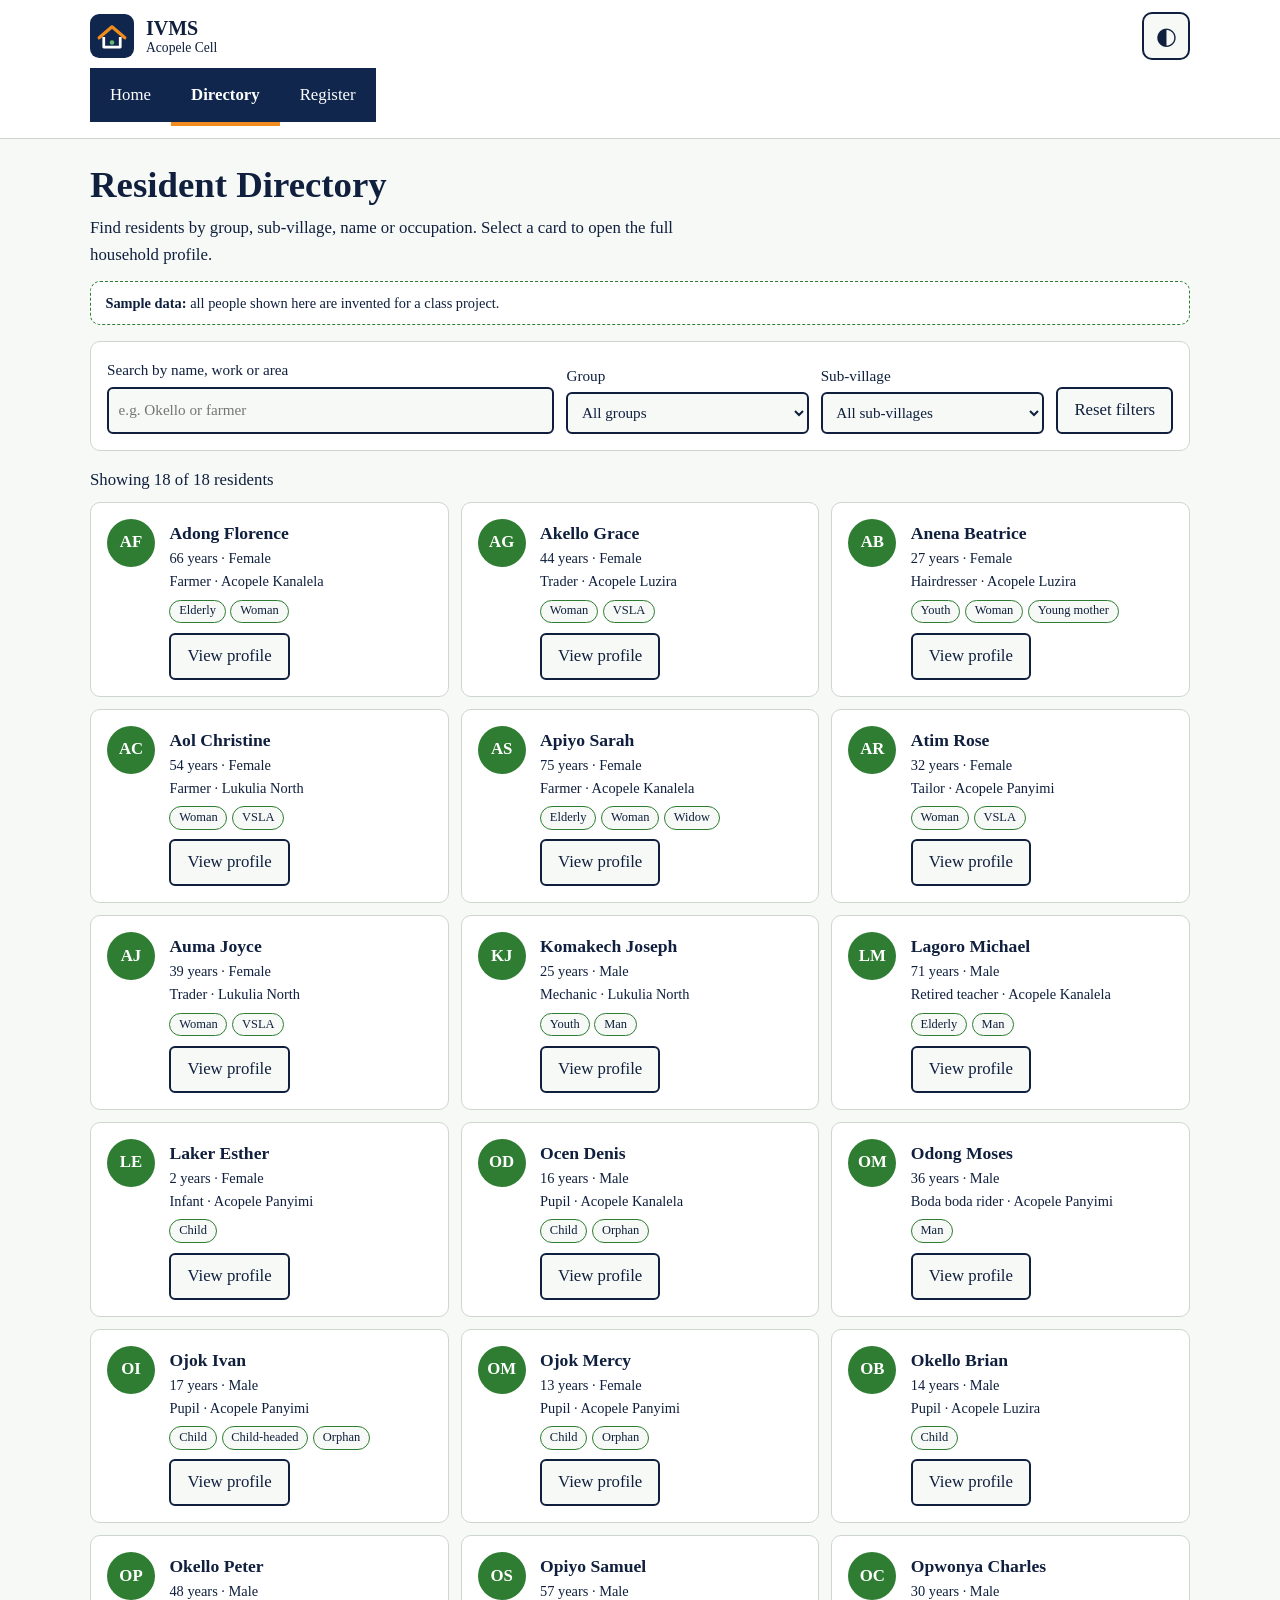
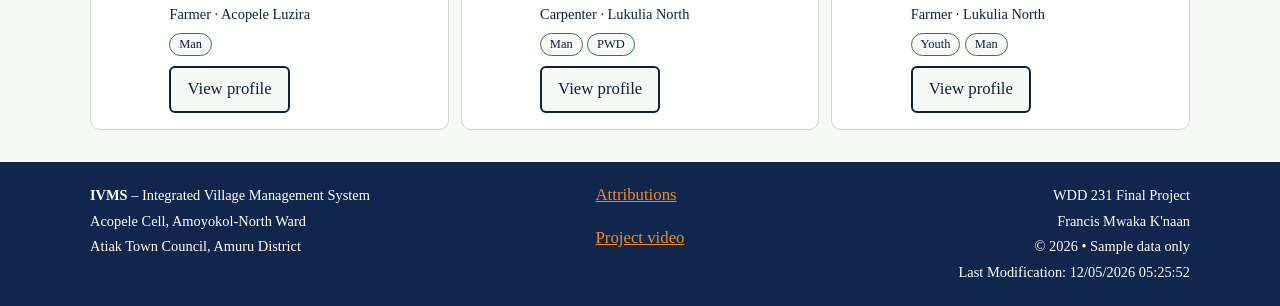
<file: final/directory.html>
<!DOCTYPE html>
<html lang="en">

<head>
    <meta charset="UTF-8">
    <meta name="viewport" content="width=device-width, initial-scale=1">
    <title>Resident Directory | IVMS Acopele Cell</title>
    <meta name="description"
        content="Search and filter the resident directory of Acopele Cell by group, sub-village, name or occupation, and open each resident's household profile.">
    <meta name="author" content="Francis Mwaka K'naan">
    <link rel="icon" href="images/favicon.svg" type="image/svg+xml">

    <meta property="og:type" content="website">
    <meta property="og:title" content="Resident Directory | IVMS Acopele Cell">
    <meta property="og:description"
        content="Search and filter the resident directory of Acopele Cell, Atiak Town Council, Amuru District.">
    <meta property="og:image" content="https://francis25695.github.io/wdd231/final/images/preview.jpg">
    <meta property="og:url" content="https://francis25695.github.io/wdd231/final/directory.html">

    <link rel="stylesheet" href="styles/small.css">
    <link rel="stylesheet" href="styles/larger.css">
    <script type="module" src="scripts/directory.js"></script>
</head>

<body>
    <a class="skip-link" href="#main">Skip to main content</a>
    <header>
        <div class="brand">
            <img src="images/logo.svg" alt="" width="44" height="44">
            <div>
                <span class="site-name">IVMS</span>
                <span class="site-sub">Acopele Cell</span>
            </div>
        </div>
        <div class="controls">
            <button type="button" id="theme-button" aria-label="Toggle dark mode" aria-pressed="false">◐</button>
            <button type="button" id="menu-button" aria-expanded="false" aria-controls="primary-nav"
                aria-label="Toggle navigation menu">☰</button>
        </div>
        <nav id="primary-nav" aria-label="Main">
            <ul>
                <li><a href="index.html">Home</a></li>
                <li><a href="directory.html" class="active" aria-current="page">Directory</a></li>
                <li><a href="register.html">Register</a></li>
            </ul>
        </nav>
    </header>

    <main id="main">
        <section class="intro">
            <h1>Resident Directory</h1>
            <p class="lead">Find residents by group, sub-village, name or occupation. Select a card to open the full
                household profile.</p>
            <p class="notice" role="note"><strong>Sample data:</strong> all people shown here are invented for a class
                project.</p>
        </section>

        <p id="load-error" role="alert" hidden>Sorry, the village data could not be loaded. Please try again later.</p>
        <p id="household-banner" class="banner" hidden></p>

        <form id="filters" class="filters" role="search" aria-label="Filter residents">
            <label>Search by name, work or area
                <input type="search" id="search" name="search" placeholder="e.g. Okello or farmer" autocomplete="off">
            </label>
            <label>Group
                <select id="category" name="category"></select>
            </label>
            <label>Sub-village
                <select id="subvillage" name="subvillage"></select>
            </label>
            <button type="button" id="reset">Reset filters</button>
        </form>

        <p id="result-count" aria-live="polite"></p>
        <ul id="results" class="results"></ul>

        <dialog id="profile" aria-labelledby="profile-title">
            <div id="profile-body" class="modal-inner"></div>
        </dialog>
    </main>

    <footer>
        <div class="footer-about">
            <p><strong>IVMS</strong> – Integrated Village Management System</p>
            <p>Acopele Cell, Amoyokol-North Ward</p>
            <p>Atiak Town Council, Amuru District</p>
        </div>
        <ul class="footer-links">
            <li><a href="attributions.html">Attributions</a></li>
            <li><a href="https://www.youtube.com/" target="_blank" rel="noopener noreferrer">Project video</a></li>
        </ul>
        <div class="footer-dev">
            <p>WDD 231 Final Project</p>
            <p>Francis Mwaka K'naan</p>
            <p>&copy; <span id="currentyear"></span> • Sample data only</p>
            <p>Last Modification: <span id="lastModified"></span></p>
        </div>
    </footer>
</body>

</html>
</file>
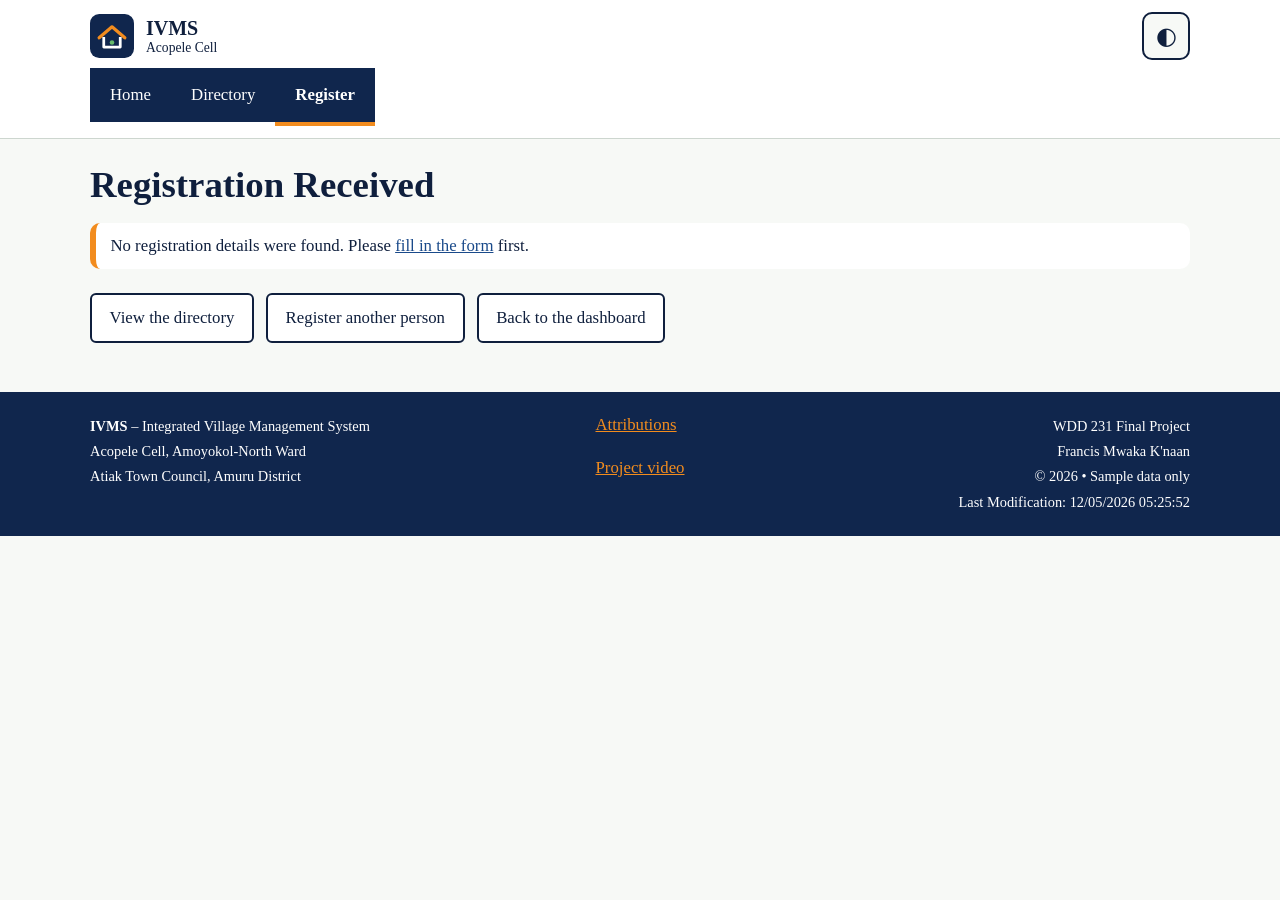
<file: final/registered.html>
<!DOCTYPE html>
<html lang="en">

<head>
    <meta charset="UTF-8">
    <meta name="viewport" content="width=device-width, initial-scale=1">
    <title>Registration Received | IVMS Acopele Cell</title>
    <meta name="description" content="Confirmation of a new resident record added to the Acopele Cell village register.">
    <meta name="author" content="Francis Mwaka K'naan">
    <link rel="icon" href="images/favicon.svg" type="image/svg+xml">

    <meta property="og:type" content="website">
    <meta property="og:title" content="Registration Received | IVMS Acopele Cell">
    <meta property="og:description" content="Confirmation of a new resident record in the Acopele Cell village register.">
    <meta property="og:image" content="https://francis25695.github.io/wdd231/final/images/preview.jpg">
    <meta property="og:url" content="https://francis25695.github.io/wdd231/final/registered.html">

    <link rel="stylesheet" href="styles/small.css">
    <link rel="stylesheet" href="styles/larger.css">
    <script type="module" src="scripts/registered.js"></script>
</head>

<body>
    <a class="skip-link" href="#main">Skip to main content</a>
    <header>
        <div class="brand">
            <img src="images/logo.svg" alt="" width="44" height="44">
            <div>
                <span class="site-name">IVMS</span>
                <span class="site-sub">Acopele Cell</span>
            </div>
        </div>
        <div class="controls">
            <button type="button" id="theme-button" aria-label="Toggle dark mode" aria-pressed="false">◐</button>
            <button type="button" id="menu-button" aria-expanded="false" aria-controls="primary-nav"
                aria-label="Toggle navigation menu">☰</button>
        </div>
        <nav id="primary-nav" aria-label="Main">
            <ul>
                <li><a href="index.html">Home</a></li>
                <li><a href="directory.html">Directory</a></li>
                <li><a href="register.html" class="active" aria-current="page">Register</a></li>
            </ul>
        </nav>
    </header>

    <main id="main">
        <section class="intro">
            <h1>Registration Received</h1>
            <p class="lead" id="thanks-message">Thank you. The record below has been added to the Acopele Cell register.</p>
        </section>

        <section id="summary" class="summary-card" aria-labelledby="summary-heading" hidden>
            <h2 id="summary-heading">Record details</h2>
            <dl class="profile-list">
                <dt>Name</dt><dd id="out-name"></dd>
                <dt>Sex</dt><dd id="out-sex"></dd>
                <dt>Date of birth</dt><dd id="out-dob"></dd>
                <dt>Age</dt><dd id="out-age"></dd>
                <dt>Occupation</dt><dd id="out-occupation"></dd>
                <dt>Sub-village</dt><dd id="out-subvillage"></dd>
                <dt>Household</dt><dd id="out-household"></dd>
                <dt>Groups</dt><dd id="out-groups"></dd>
                <dt>Submitted</dt><dd id="out-timestamp"></dd>
            </dl>
            <p id="save-status" aria-live="polite"></p>
        </section>

        <p id="no-data" class="banner" hidden>No registration details were found. Please
            <a href="register.html">fill in the form</a> first.</p>

        <p class="actions">
            <a class="button-link" href="directory.html">View the directory</a>
            <a class="button-link" href="register.html">Register another person</a>
            <a class="button-link" href="index.html">Back to the dashboard</a>
        </p>
    </main>

    <footer>
        <div class="footer-about">
            <p><strong>IVMS</strong> – Integrated Village Management System</p>
            <p>Acopele Cell, Amoyokol-North Ward</p>
            <p>Atiak Town Council, Amuru District</p>
        </div>
        <ul class="footer-links">
            <li><a href="attributions.html">Attributions</a></li>
            <li><a href="https://www.youtube.com/" target="_blank" rel="noopener noreferrer">Project video</a></li>
        </ul>
        <div class="footer-dev">
            <p>WDD 231 Final Project</p>
            <p>Francis Mwaka K'naan</p>
            <p>&copy; <span id="currentyear"></span> • Sample data only</p>
            <p>Last Modification: <span id="lastModified"></span></p>
        </div>
    </footer>
</body>

</html>
</file>
<file: styles/small.css>
:root {
  --ink: #12302c;
  --green: #1f6f68;
  --green-dark: #164f4a;
  --mint: #e6f0ee;
  --white: #ffffff;
  --amber: #f2b632;
  --amber-dark: #5a3f00;
  --radius: 6px;
}

*, *::before, *::after { box-sizing: border-box; }

body {
  margin: 0;
  font-family: "Rubik", system-ui, sans-serif;
  font-size: 1rem;
  line-height: 1.6;
  color: var(--ink);
  background: var(--white);
}

img { max-width: 100%; height: auto; display: block; }
ul { list-style: none; margin: 0; padding: 0; }

/* Header + nav */
header {
  display: flex;
  flex-wrap: wrap;
  align-items: center;
  justify-content: space-between;
  padding: 0.75rem 1rem;
}
.brand { display: flex; align-items: center; gap: 0.75rem; }
.site-name { font-weight: 700; font-size: 1.1rem; }

#menu-button {
  font: inherit;
  font-size: 1.5rem;
  line-height: 1;
  width: 3rem;
  height: 3rem;
  background: var(--mint);
  color: var(--ink);
  border: 2px solid var(--ink);
  border-radius: var(--radius);
  cursor: pointer;
}

nav { width: 100%; display: none; margin-top: 0.75rem; }
nav.open { display: block; }
nav a {
  display: block;
  padding: 0.9rem 1rem;
  background: var(--ink);
  color: var(--white);
  text-decoration: none;
  font-weight: 500;
  border-bottom: 1px solid var(--green-dark);
}
nav a:hover, nav a:focus-visible { background: var(--green); }
nav a.active { background: var(--green-dark); font-weight: 700; }

a:focus-visible, button:focus-visible { outline: 3px solid var(--amber); outline-offset: 2px; }

/* Main */
main { padding: 0 1rem 1rem; }
h1 { font-size: 1.8rem; margin: 1rem 0; }
h2 {
  margin: 0;
  padding: 0.5rem;
  font-size: 1rem;
  text-align: center;
  background: var(--ink);
  color: var(--white);
}
section { margin-bottom: 1.25rem; }
.about p { margin: 0; padding: 1rem; background: var(--mint); }
.photo { background: var(--mint); }
.photo img { margin: 0 auto; padding: 1rem; width: 100%; max-width: 300px; border-radius: 1.5rem; }

/* Courses */
.filters { display: flex; gap: 0.5rem; padding: 0.75rem 0; }
.filters button {
  flex: 1;
  font: inherit;
  font-weight: 700;
  padding: 0.6rem;
  background: var(--mint);
  color: var(--ink);
  border: 2px solid var(--ink);
  border-radius: var(--radius);
  cursor: pointer;
}
.filters button:hover { background: #cfe3df; }
.filters button[aria-pressed="true"] { background: var(--green); color: var(--white); }

#course-list { display: grid; gap: 0.5rem; }
#course-list li {
  padding: 0.6rem 0.75rem;
  background: var(--mint);
  border: 2px solid var(--green);
  border-radius: var(--radius);
  text-align: center;
  font-weight: 500;
}
#course-list li.completed {
  background: var(--amber);
  color: var(--amber-dark);
  border-color: var(--amber-dark);
  font-weight: 700;
}
#course-list li.completed::before { content: "\2713\00a0"; }
#credits { text-align: center; font-size: 0.9rem; margin: 0.75rem 0 0; }

/* Footer */
footer { background: var(--mint); text-align: center; padding: 1rem; }
footer p { margin: 0.25rem 0; font-size: 0.9rem; }
.social { display: flex; justify-content: center; gap: 1.25rem; margin-bottom: 0.75rem; }
/* ===== Home page ===== */
.hero { position: relative; margin: 0 0 1.25rem; }
.hero img {
  width: 100%;
  height: auto;
  aspect-ratio: 16 / 9;
  object-fit: cover;
  border-radius: var(--radius);
}
.cta {
  position: absolute;
  left: 50%;
  bottom: 1rem;
  transform: translateX(-50%);
  white-space: nowrap;
  padding: 0.75rem 1.5rem;
  background: var(--focus);
  color: #12302c;
  font-weight: 700;
  text-decoration: none;
  border: 2px solid #12302c;
  border-radius: var(--radius);
}
.cta:hover, .cta:focus-visible { background: #12302c; color: #ffffff; border-color: #ffffff; }

.panel { background: var(--surface); border-radius: var(--radius); overflow: hidden; margin-bottom: 1.25rem; }
.panel h2, .section-title {
  margin: 0;
  padding: 0.6rem 1rem;
  font-size: 1.1rem;
  background: var(--bar);
  color: var(--bar-text);
}
.section-title { border-radius: var(--radius); margin-bottom: 1rem; }
.panel-body { padding: 1rem; }

.events-list li { padding: 0.5rem 0; border-bottom: 1px solid var(--accent); }
.events-list li:last-child { border-bottom: 0; }

.weather-now { display: flex; align-items: center; gap: 0.75rem; }
.weather-now img { width: 80px; height: 80px; }
.weather-now p { margin: 0; }
.temp { font-size: 2rem; font-weight: 700; line-height: 1.1; }
#weather h3 { margin: 0.75rem 0 0.25rem; font-size: 1rem; }
.forecast li { display: flex; justify-content: space-between; padding: 0.3rem 0; border-bottom: 1px solid var(--accent); }
.forecast li:last-child { border-bottom: 0; }

#spotlights { display: grid; gap: 1rem; grid-template-columns: 1fr; }
.card-head h3 { margin: 0; font-size: 1.25rem; font-weight: 500; line-height: 1.3; }
</file>
<file: styles/larger.css>
@media (min-width: 700px) {
  header { padding: 0.75rem 1.5rem; }
  #menu-button { display: none; }

  nav { display: block; width: 100%; margin-top: 0.75rem; background: var(--ink); }
  nav ul { display: flex; }
  nav a { border-bottom: 0; padding: 0.9rem 1.25rem; }

  main {
    display: grid;
    grid-template-columns: 2fr 1fr;
    gap: 1rem;
    padding: 0 1.5rem 1rem;
  }
  h1, .courses { grid-column: 1 / -1; }
  section { margin-bottom: 0; }
  .about, .photo { display: flex; flex-direction: column; }
  .about p { flex: 1; }

  #course-list { grid-template-columns: repeat(3, 1fr); }
}

@media (min-width: 1000px) {
  main, header { max-width: 1100px; margin-left: auto; margin-right: auto; }
  #course-list { grid-template-columns: repeat(4, 1fr); }
}
/* ===== Home page: two-column layout on larger screens ===== */
@media (min-width: 700px) {
  .home {
    display: grid;
    grid-template-columns: 1fr 1fr;
    column-gap: 1.25rem;
  }
  .home h1, .hero, .spotlights-section { grid-column: 1 / -1; }
  .hero img { aspect-ratio: 12 / 5; }
  .panel { margin-bottom: 1.25rem; }
  #spotlights { grid-template-columns: repeat(3, 1fr); }
}
</file>
<file: chamber/styles/small.css>
:root {
  --bg: #ffffff;
  --text: #12302c;
  --surface: #e6f0ee;
  --accent: #1f6f68;
  --on-accent: #ffffff;
  --bar: #12302c;
  --bar-text: #ffffff;
  --bar-hover: #1f6f68;
  --bar-active: #164f4a;
  --link: #164f4a;
  --focus: #f2b632;
  --radius: 8px;
}

[data-theme="dark"] {
  --bg: #0e1f1d;
  --text: #e8f1ef;
  --surface: #173532;
  --accent: #5fb8ae;
  --on-accent: #081312;
  --bar: #081312;
  --link: #8fd6cc;
}

*, *::before, *::after { box-sizing: border-box; }

body {
  font-family: "Rubik", system-ui, sans-serif;
  line-height: 1.6;
  color: var(--text);
  background: var(--bg);
}

img { max-width: 100%; height: auto; display: block; }
ul { list-style: none; margin: 0; padding: 0; }
a { color: var(--link); }
a:focus-visible, button:focus-visible { outline: 3px solid var(--focus); outline-offset: 2px; }

/* Header + nav */
header {
  display: flex;
  flex-wrap: wrap;
  align-items: center;
  justify-content: space-between;
  gap: 0.5rem;
  padding: 0.75rem 1rem;
  background: var(--surface);
}
.brand { display: flex; align-items: center; gap: 0.75rem; }
.site-name { font-weight: 700; font-size: 1.05rem; line-height: 1.2; }
.controls { display: flex; gap: 0.5rem; }

.controls button {
  font: inherit;
  font-size: 1.5rem;
  line-height: 1;
  width: 3rem;
  height: 3rem;
  background: var(--bg);
  color: var(--text);
  border: 2px solid var(--text);
  border-radius: var(--radius);
  cursor: pointer;
}

nav { width: 100%; display: none; }
nav.open { display: block; }
nav a {
  display: block;
  padding: 0.9rem 1rem;
  background: var(--bar);
  color: var(--bar-text);
  text-decoration: none;
  font-weight: 500;
  border-bottom: 1px solid var(--bar-active);
}
nav a:hover, nav a:focus-visible { background: var(--bar-hover); }
nav a.active { background: var(--bar-active); font-weight: 700; }

/* Main */
main { padding: 0 1rem 1.5rem; }
h1 { font-size: 1.8rem; margin: 1rem 0 0.75rem; }

.view-toggle { display: flex; justify-content: center; gap: 0.75rem; margin-bottom: 1rem; }
.view-toggle button {
  font: inherit;
  font-weight: 500;
  min-width: 6rem;
  padding: 0.5rem 1.25rem;
  background: var(--surface);
  color: var(--text);
  border: 2px solid var(--text);
  border-radius: 4px;
  cursor: pointer;
}
.view-toggle button[aria-pressed="true"] { background: var(--accent); color: var(--on-accent); font-weight: 700; }

/* Member cards */
#members { display: grid; gap: 1rem; }
#members.grid { grid-template-columns: repeat(auto-fit, minmax(min(100%, 300px), 1fr)); }
#members.list { grid-template-columns: 1fr; }

.member-card {
  background: var(--surface);
  border-radius: var(--radius);
  overflow: hidden;
}
.card-head { padding: 0.5rem 1rem; text-align: center; border-bottom: 1px solid var(--text); }
.card-head h2 { margin: 0; font-size: 1.25rem; font-weight: 500; line-height: 1.3; }
.tagline { margin: 0; font-size: 0.85rem; }

.card-body { display: flex; gap: 1rem; padding: 1rem; align-items: flex-start; }
.card-body img { flex-shrink: 0; width: 120px; height: 120px; object-fit: cover; border-radius: 4px; border: 1px solid var(--text); }
.info { min-width: 0; font-size: 0.9rem; }
.info p { margin: 0 0 0.3rem; overflow-wrap: anywhere; }

/* Footer */
footer { background: var(--surface); padding: 1rem; }
footer p { margin: 0.15rem 0; font-size: 0.9rem; }
.social { display: flex; justify-content: center; gap: 1rem; margin: 1rem 0; }
.footer-dev { margin-top: 0.5rem; }
/* ===== Join page ===== */
.join-layout { display: grid; gap: 1.5rem; }

.join-form { background: var(--surface); border-radius: var(--radius); padding: 1rem; }
.required-note { margin: 0 0 0.75rem; font-size: 0.9rem; }
.join-form label { display: block; margin-bottom: 1rem; font-weight: 500; }
.join-form input:not([type="submit"]):not([type="hidden"]),
.join-form select,
.join-form textarea {
  display: block;
  width: 100%;
  margin-top: 0.25rem;
  padding: 0.6rem;
  font: inherit;
  color: var(--text);
  background: var(--bg);
  border: 2px solid var(--text);
  border-radius: 4px;
}
.join-form input:focus-visible,
.join-form select:focus-visible,
.join-form textarea:focus-visible { outline: 3px solid var(--focus); outline-offset: 1px; }
.join-form input:user-invalid,
.join-form select:user-invalid { border-color: #b3261e; }

.submit-btn {
  font: inherit;
  font-weight: 700;
  padding: 0.75rem 1.5rem;
  background: var(--accent);
  color: var(--on-accent);
  border: 2px solid var(--text);
  border-radius: var(--radius);
  cursor: pointer;
}
.submit-btn:hover { filter: brightness(1.1); }

/* Membership cards + entrance animation */
.levels { display: grid; gap: 1rem; align-content: start; }
.level-card {
  padding: 1rem;
  background: var(--surface);
  border-radius: var(--radius);
  border-top: 6px solid var(--accent);
  animation: cardIn 0.8s ease-out both;
}
.level-card:nth-child(1) { animation-delay: 0.1s; border-top-color: #7a8f8c; }
.level-card:nth-child(2) { animation-delay: 0.3s; border-top-color: #b9773a; }
.level-card:nth-child(3) { animation-delay: 0.5s; border-top-color: #8e9aa0; }
.level-card:nth-child(4) { animation-delay: 0.7s; border-top-color: #e0a526; }
.level-card h2 { margin: 0 0 0.25rem; font-size: 1.2rem; }
.level-card p { margin: 0 0 0.75rem; }
.level-card button, .modal-inner button {
  font: inherit;
  font-weight: 500;
  padding: 0.5rem 1rem;
  background: var(--bg);
  color: var(--text);
  border: 2px solid var(--text);
  border-radius: 4px;
  cursor: pointer;
}
.level-card button:hover, .modal-inner button:hover { background: var(--accent); color: var(--on-accent); }

@keyframes cardIn {
  from { opacity: 0; transform: translateY(24px); }
  to { opacity: 1; transform: translateY(0); }
}
@media (prefers-reduced-motion: reduce) {
  .level-card { animation: none; }
}

/* Modals */
dialog {
  width: min(90vw, 28rem);
  padding: 0;
  color: var(--text);
  background: var(--bg);
  border: 3px solid var(--accent);
  border-radius: var(--radius);
}
dialog::backdrop { background: rgba(0, 0, 0, 0.6); }
.modal-inner { padding: 1.25rem; }
.modal-inner h2 { margin-top: 0; }
.modal-inner ul { list-style: disc; padding-left: 1.25rem; margin-bottom: 1rem; }

/* Thank-you page */
.thanks-intro { max-width: 40rem; }
.summary { background: var(--surface); border-radius: var(--radius); overflow: hidden; margin: 1rem 0; }
.summary h2 { margin: 0; padding: 0.6rem 1rem; font-size: 1.1rem; background: var(--bar); color: var(--bar-text); }
.summary dl { margin: 0; padding: 1rem; display: grid; gap: 0.25rem; }
.summary dt { font-weight: 700; }
.summary dd { margin: 0 0 0.6rem; overflow-wrap: anywhere; }
.back-link { font-weight: 500; }

/* ===== Discover page ===== */
.gallery {
  display: grid;
  gap: 1rem;
  grid-template-columns: 1fr;
  grid-template-areas:
    "visit"
    "c1"
    "c2"
    "c3"
    "c4"
    "c5"
    "c6"
    "c7"
    "c8";
}

.c1 { grid-area: c1; }
.c2 { grid-area: c2; }
.c3 { grid-area: c3; }
.c4 { grid-area: c4; }
.c5 { grid-area: c5; }
.c6 { grid-area: c6; }
.c7 { grid-area: c7; }
.c8 { grid-area: c8; }

.visit {
  grid-area: visit;
  display: flex;
  align-items: center;
  justify-content: space-between;
  gap: 1rem;
  padding: 0.75rem 1rem;
  background: var(--surface);
  border-left: 6px solid var(--accent);
  border-radius: var(--radius);
}
.visit[hidden] { display: none; }
.visit p { margin: 0; font-weight: 500; }
.visit button {
  flex-shrink: 0;
  width: 2.5rem;
  height: 2.5rem;
  font: inherit;
  color: var(--text);
  background: var(--bg);
  border: 2px solid var(--text);
  border-radius: 6px;
  cursor: pointer;
}

.place {
  display: flex;
  flex-direction: column;
  gap: 0.6rem;
  padding: 1rem;
  background: var(--surface);
  border-radius: var(--radius);
}
.place h2 { margin: 0; font-size: 1.25rem; }
.place figure { margin: 0; overflow: hidden; border-radius: 6px; }
.place img { display: block; width: 100%; height: auto; aspect-ratio: 3 / 2; object-fit: cover; }
.place address { font-style: normal; font-size: 0.9rem; }
.place p { margin: 0; }
.place button, #place-dialog address { font-size: 0.95rem; }
.place button {
  align-self: flex-start;
  margin-top: auto;
  padding: 0.5rem 1rem;
  font: inherit;
  font-weight: 500;
  color: var(--text);
  background: var(--bg);
  border: 2px solid var(--text);
  border-radius: 6px;
  cursor: pointer;
}
.place button:hover { background: var(--accent); color: var(--on-accent); }
#place-dialog address { font-style: normal; margin-bottom: 0.5rem; }
</file>
<file: chamber/styles/larger.css>
@media (min-width: 700px) {
  header { padding: 0.75rem 1.5rem; }
  #menu-button { display: none; }

  nav { display: block; }
  nav ul { display: flex; }
  nav a { border-bottom: 0; padding: 0.9rem 1.25rem; }

  main { padding: 0 1.5rem 1.5rem; }

  footer {
    display: grid;
    grid-template-columns: 1fr auto 1fr;
    align-items: center;
    gap: 1rem;
    padding: 1.25rem 1.5rem;
  }
  .social { margin: 0; }
  .footer-dev { margin-top: 0; }
}

/* Keep content to 1100px while backgrounds stay full width */
@media (min-width: 1000px) {
  header, main, footer {
    padding-left: max(1.5rem, calc((100% - 1100px) / 2));
    padding-right: max(1.5rem, calc((100% - 1100px) / 2));
  }
}

@media (min-width: 700px) {
  .home .spotlights-section { grid-column: 1 / -1; }
  #spotlights { grid-template-columns: repeat(3, 1fr); }
}
@media (min-width: 700px) {
  .join-layout { grid-template-columns: 3fr 2fr; align-items: start; }
  .summary dl { grid-template-columns: max-content 1fr; column-gap: 1.5rem; }
  .summary dd { margin-bottom: 0.25rem; }
}

/* ===== Discover page: medium screens (641px to 1024px) ===== */
@media (min-width: 641px) {
  .gallery {
    grid-template-columns: repeat(2, 1fr);
    grid-template-areas:
      "visit visit"
      "c1 c1"
      "c2 c3"
      "c4 c4"
      "c5 c6"
      "c7 c8";
  }

  .place img { transition: transform 0.4s ease, filter 0.4s ease; }
  .place figure:hover img {
    transform: scale(1.08);
    filter: saturate(1.4) contrast(1.05);
  }
}

/* ===== Discover page: large screens (1025px and above) ===== */
@media (min-width: 1025px) {
  .gallery {
    grid-template-columns: repeat(4, 1fr);
    grid-template-areas:
      "visit visit visit visit"
      "c1 c1 c2 c3"
      "c1 c1 c4 c5"
      "c6 c7 c7 c8";
  }
}

@media (prefers-reduced-motion: reduce) {
  .place img { transition: none; }
  .place figure:hover img { transform: none; }
}
</file>
<file: final/styles/small.css>
:root {
  --bg: #f7f9f6;
  --text: #0f1f3d;
  --ink: #0f1f3d;
  --card: #ffffff;
  --border: #cdd6cf;
  --primary: #2e7d32;
  --on-primary: #ffffff;
  --bar: #10264d;
  --on-bar: #ffffff;
  --link: #1a4a8a;
  --accent: #f28c1e;
  --focus: #c25e00;
  --radius: 10px;
}

[data-theme="dark"] {
  --bg: #0b1730;
  --text: #eaf0f7;
  --ink: #0b1730;
  --card: #12233f;
  --border: #27406a;
  --primary: #66bb6a;
  --on-primary: #0b1730;
  --bar: #070f20;
  --link: #8ab8ff;
  --accent: #ff9f43;
  --focus: #ffa94d;
}

*, *::before, *::after { box-sizing: border-box; }

body {
  margin: 0;
  font-family: Cambria, Georgia, "Times New Roman", serif;
  font-size: 1.05rem;
  line-height: 1.6;
  color: var(--text);
  background: var(--bg);
}

img { max-width: 100%; height: auto; display: block; }
ul { list-style: none; margin: 0; padding: 0; }
a { color: var(--link); }
:focus-visible { outline: 3px solid var(--focus); outline-offset: 2px; }

.skip-link {
  position: absolute;
  left: 0.5rem;
  top: -4rem;
  padding: 0.5rem 1rem;
  background: var(--accent);
  color: var(--ink);
  z-index: 10;
}
.skip-link:focus { top: 0.5rem; }

/* Header + nav */
header {
  display: flex;
  flex-wrap: wrap;
  align-items: center;
  justify-content: space-between;
  gap: 0.5rem;
  padding: 0.75rem 1rem;
  background: var(--card);
  border-bottom: 1px solid var(--border);
}
.brand { display: flex; align-items: center; gap: 0.75rem; }
.brand > div { display: flex; flex-direction: column; line-height: 1.2; }
.site-name { font-weight: 700; font-size: 1.25rem; }
.site-sub { font-size: 0.85rem; }
.controls { display: flex; gap: 0.5rem; }
.controls button {
  font: inherit;
  font-size: 1.5rem;
  line-height: 1;
  width: 3rem;
  height: 3rem;
  color: var(--text);
  background: var(--bg);
  border: 2px solid var(--text);
  border-radius: var(--radius);
  cursor: pointer;
}

nav { width: 100%; display: none; }
nav.open { display: block; }
nav a {
  display: block;
  padding: 0.85rem 1rem;
  color: var(--on-bar);
  background: var(--bar);
  text-decoration: none;
  font-weight: 500;
  border-bottom: 1px solid var(--primary);
}
nav a:hover, nav a:focus-visible { background: var(--primary); color: var(--on-primary); }
nav a.active { border-left: 6px solid var(--accent); font-weight: 700; }

/* Main */
main { padding: 0 1rem 2rem; }
h1 { font-size: 1.8rem; line-height: 1.2; margin: 0.5rem 0; }
h2 {
  font-size: 1.3rem;
  margin: 2rem 0 0.75rem;
  padding-left: 0.75rem;
  border-left: 6px solid var(--accent);
}
h3 { margin: 0; font-size: 1.1rem; }
.hint { margin: 0 0 0.75rem; font-size: 0.95rem; }

.intro { padding-top: 1rem; }
.crumbs { margin: 0; font-size: 0.85rem; font-weight: 500; }
.lead { margin: 0 0 0.75rem; font-size: 1.05rem; max-width: 40rem; }
.notice {
  margin: 0;
  padding: 0.6rem 0.9rem;
  background: var(--card);
  border: 1px dashed var(--primary);
  border-radius: var(--radius);
  font-size: 0.9rem;
}
#load-error {
  padding: 0.75rem 1rem;
  color: #ffffff;
  background: #8c2a22;
  border-radius: var(--radius);
}

/* Totals */
.totals { display: grid; grid-template-columns: repeat(2, 1fr); gap: 0.75rem; }
.totals li {
  display: flex;
  flex-direction: column;
  padding: 0.9rem;
  background: var(--primary);
  color: var(--on-primary);
  border-radius: var(--radius);
}
.total-value { font-size: 2rem; font-weight: 700; line-height: 1.1; }
.total-label { font-size: 0.95rem; }

/* Category cards */
.categories { display: grid; grid-template-columns: repeat(auto-fit, minmax(10rem, 1fr)); gap: 0.75rem; }
.cat-card {
  display: flex;
  flex-direction: column;
  height: 100%;
  padding: 0.9rem;
  color: var(--text);
  background: var(--card);
  border: 2px solid var(--border);
  border-radius: var(--radius);
  text-decoration: none;
}
.cat-card:hover { border-color: var(--primary); }
.cat-count { font-size: 1.8rem; font-weight: 700; line-height: 1.1; }
.cat-label { font-weight: 500; }
.cat-percent { font-size: 0.8rem; margin-bottom: 0.5rem; }
.bar { display: block; height: 0.5rem; margin-top: auto; background: var(--border); border-radius: 999px; overflow: hidden; }
.bar::after { content: ""; display: block; height: 100%; width: var(--pct); background: var(--primary); }

/* Villages */
.areas { display: grid; gap: 1rem; }
.village { padding: 1rem; background: var(--card); border: 1px solid var(--border); border-radius: var(--radius); }
.village h3 { margin-bottom: 0.5rem; }
.village li { display: flex; flex-direction: column; padding: 0.6rem 0; border-top: 1px solid var(--border); font-size: 0.95rem; }

/* Attention */
.attention { display: grid; gap: 0.5rem; }
.attention a {
  display: flex;
  flex-direction: column;
  padding: 0.75rem 1rem;
  color: var(--text);
  background: var(--card);
  border: 1px solid var(--border);
  border-left: 6px solid var(--accent);
  border-radius: var(--radius);
  text-decoration: none;
}
.attention a:hover { border-color: var(--primary); border-left-color: var(--accent); }
.reasons { display: flex; flex-wrap: wrap; gap: 0.4rem; margin-top: 0.4rem; }
.tag { padding: 0.1rem 0.6rem; font-size: 0.8rem; font-weight: 500; color: var(--ink); background: var(--accent); border-radius: 999px; }

/* Leadership */
.leaders { display: grid; gap: 0.75rem; }
.leader { padding: 1rem; background: var(--card); border: 1px solid var(--border); border-radius: var(--radius); }
.leader p { margin: 0; font-size: 0.95rem; }
.leader-title { font-weight: 700; color: var(--link); }
.leader.featured { color: var(--on-bar); background: var(--bar); border-color: var(--bar); }
.leader.featured .leader-title, .leader.featured a { color: var(--accent); }

/* Footer */
footer { padding: 1.25rem 1rem; background: var(--bar); color: var(--on-bar); }
footer p { margin: 0.15rem 0; font-size: 0.9rem; }
footer a { color: var(--accent); }
.footer-links { display: flex; gap: 1rem; margin: 1rem 0; }
.footer-dev { margin-top: 0.5rem; }

/* ===== Directory ===== */
.banner {
  margin: 1rem 0 0;
  padding: 0.6rem 0.9rem;
  background: var(--card);
  border-left: 6px solid var(--accent);
  border-radius: var(--radius);
}

.filters {
  display: grid;
  gap: 0.75rem;
  margin-top: 1rem;
  padding: 1rem;
  background: var(--card);
  border: 1px solid var(--border);
  border-radius: var(--radius);
}
.filters label { display: flex; flex-direction: column; font-size: 0.95rem; font-weight: 500; }
.filters input, .filters select {
  margin-top: 0.25rem;
  padding: 0.6rem;
  font: inherit;
  color: var(--text);
  background: var(--bg);
  border: 2px solid var(--text);
  border-radius: 6px;
}
.filters button, .resident button, .modal-inner button {
  padding: 0.5rem 1rem;
  font: inherit;
  font-weight: 500;
  color: var(--text);
  background: var(--bg);
  border: 2px solid var(--text);
  border-radius: 6px;
  cursor: pointer;
}
.filters button:hover, .resident button:hover, .modal-inner button:hover {
  color: var(--on-primary);
  background: var(--primary);
}

#result-count { margin: 1rem 0 0.5rem; font-weight: 500; }

.results { display: grid; gap: 0.75rem; grid-template-columns: repeat(auto-fit, minmax(min(100%, 19rem), 1fr)); }
.resident {
  display: flex;
  gap: 0.9rem;
  padding: 1rem;
  background: var(--card);
  border: 1px solid var(--border);
  border-radius: var(--radius);
}
.avatar {
  flex-shrink: 0;
  display: grid;
  place-items: center;
  width: 3rem;
  height: 3rem;
  font-weight: 700;
  color: var(--on-primary);
  background: var(--primary);
  border-radius: 50%;
}
.resident-main { min-width: 0; }
.resident h3 { overflow-wrap: anywhere; }
.resident p { margin: 0; font-size: 0.9rem; }
.chips { display: flex; flex-wrap: wrap; gap: 0.3rem; margin: 0.4rem 0 0.6rem !important; }
.chip {
  padding: 0.05rem 0.55rem;
  font-size: 0.78rem;
  font-weight: 500;
  background: var(--bg);
  border: 1px solid var(--primary);
  border-radius: 999px;
}
.flag { color: var(--focus); }
.empty { padding: 1rem; background: var(--card); border: 1px dashed var(--border); border-radius: var(--radius); }

/* Profile modal */
dialog {
  width: min(92vw, 34rem);
  max-height: 90vh;
  padding: 0;
  color: var(--text);
  background: var(--bg);
  border: 3px solid var(--primary);
  border-radius: var(--radius);
}
dialog::backdrop { background: rgba(0, 0, 0, 0.6); }
.modal-inner { padding: 1.25rem; }
.modal-inner h2 { margin: 0 0 0.5rem; padding-left: 0; border-left: 0; }
.modal-inner h3 { margin-top: 1rem; }
.profile-list {
  display: grid;
  grid-template-columns: minmax(6rem, max-content) 1fr;
  gap: 0.25rem 1rem;
  margin: 0.5rem 0;
}
.profile-list dt { font-weight: 700; }
.profile-list dd { margin: 0; overflow-wrap: anywhere; }
.follow { display: flex; align-items: center; gap: 0.5rem; margin: 1rem 0; font-weight: 500; }
.follow input { width: 1.25rem; height: 1.25rem; }

/* ===== Register + confirmation ===== */
.register-layout { display: grid; gap: 1.5rem; margin-top: 1rem; }
.form-card, .side-card, .summary-card {
  padding: 1rem;
  background: var(--card);
  border: 1px solid var(--border);
  border-radius: var(--radius);
}
.form-card fieldset { margin: 0 0 1.25rem; padding: 0; border: 0; min-width: 0; }
.form-card legend { padding: 0; margin-bottom: 0.5rem; font-weight: 700; font-size: 1.1rem; }

.field { display: flex; flex-direction: column; margin-bottom: 0.9rem; font-weight: 500; }
.field input, .field select {
  margin-top: 0.25rem;
  padding: 0.6rem;
  font: inherit;
  color: var(--text);
  background: var(--bg);
  border: 2px solid var(--text);
  border-radius: 6px;
}
.field input:user-invalid, .field select:user-invalid { border-color: #b3261e; }
.group-label { display: block; margin-bottom: 0.25rem; font-weight: 500; }
.choices { display: flex; flex-wrap: wrap; gap: 0.25rem 1.5rem; margin-bottom: 0.9rem; }
.check { display: flex; align-items: center; gap: 0.5rem; margin-bottom: 0.5rem; font-weight: 400; }
.check input { width: 1.25rem; height: 1.25rem; accent-color: var(--primary); }
.consent { margin: 0.5rem 0 1rem; font-weight: 500; }

.primary-btn {
  padding: 0.75rem 1.5rem;
  font: inherit;
  font-weight: 700;
  color: var(--on-primary);
  background: var(--primary);
  border: 2px solid var(--text);
  border-radius: var(--radius);
  cursor: pointer;
}
.primary-btn:hover { filter: brightness(1.1); }

.side-card h2 { margin-top: 0; }
.notes { list-style: disc; padding-left: 1.25rem; }
.notes li { margin-bottom: 0.5rem; }
#clear-local {
  padding: 0.5rem 1rem;
  font: inherit;
  font-weight: 500;
  color: var(--text);
  background: var(--bg);
  border: 2px solid var(--text);
  border-radius: 6px;
  cursor: pointer;
}
#clear-local:hover { color: var(--on-primary); background: var(--primary); }

.summary-card { margin-top: 1rem; }
.summary-card h2 { margin-top: 0; }
.actions { display: flex; flex-wrap: wrap; gap: 0.75rem; margin-top: 1.5rem; }
.button-link {
  padding: 0.6rem 1.1rem;
  font-weight: 500;
  color: var(--text);
  background: var(--card);
  border: 2px solid var(--text);
  border-radius: 6px;
  text-decoration: none;
}
.button-link:hover, .button-link:focus-visible { color: var(--on-primary); background: var(--primary); }
</file>
<file: final/styles/larger.css>
@media (min-width: 700px) {
  header { padding: 0.75rem 1.5rem; }
  #menu-button { display: none; }

  nav { display: block; }
  nav ul { display: flex; }
  nav a { border-bottom: 0; padding: 0.85rem 1.25rem; }
  nav a.active { border-left: 0; border-bottom: 4px solid var(--accent); }

  main { padding: 0 1.5rem 2rem; }
  h1 { font-size: 2.3rem; }

  .totals { grid-template-columns: repeat(4, 1fr); }
  .areas { grid-template-columns: repeat(2, 1fr); }
  .attention { grid-template-columns: repeat(2, 1fr); }
  .leaders { grid-template-columns: repeat(2, 1fr); }
  .leader.featured { grid-column: 1 / -1; }
  .filters { grid-template-columns: 2fr 1fr 1fr auto; align-items: end; }
  .register-layout { grid-template-columns: 3fr 2fr; align-items: start; }
  .field-pair { display: grid; grid-template-columns: 1fr 1fr; gap: 0 1rem; }

  footer {
    display: grid;
    grid-template-columns: 1fr auto 1fr;
    align-items: start;
    gap: 1rem;
    padding: 1.25rem 1.5rem;
  }
  .footer-links { flex-direction: column; margin: 0; }
  .footer-dev { margin-top: 0; text-align: right; }
}

@media (min-width: 1000px) {
  .leaders { grid-template-columns: repeat(3, 1fr); }

  /* content stays 1100px wide while backgrounds run edge to edge */
  header, main, footer {
    padding-left: max(1.5rem, calc((100% - 1100px) / 2));
    padding-right: max(1.5rem, calc((100% - 1100px) / 2));
  }
}
</file>
<file: styles/prophets.css>
* { box-sizing: border-box; }

body {
  margin: 0;
  font-family: system-ui, sans-serif;
  color: #12302c;
  background: #ffffff;
}

header, footer {
  background: #12302c;
  color: #ffffff;
  text-align: center;
  padding: 1rem;
}

h1 { margin: 0; font-size: 1.6rem; }

main { padding: 1rem; }

#cards {
  display: grid;
  grid-template-columns: repeat(auto-fit, minmax(280px, 1fr));
  gap: 1rem;
}

#cards section {
  background: #e6f0ee;
  border: 2px solid #1f6f68;
  border-radius: 8px;
  padding: 1rem;
  text-align: center;
}

#cards h2 { margin: 0 0 0.5rem; font-size: 1.2rem; }
#cards p { margin: 0.25rem 0; }

#cards img {
  display: block;
  width: 100%;
  max-width: 340px;
  height: auto;
  margin: 1rem auto 0;
  border-radius: 6px;
  object-fit: cover;
}
</file>
